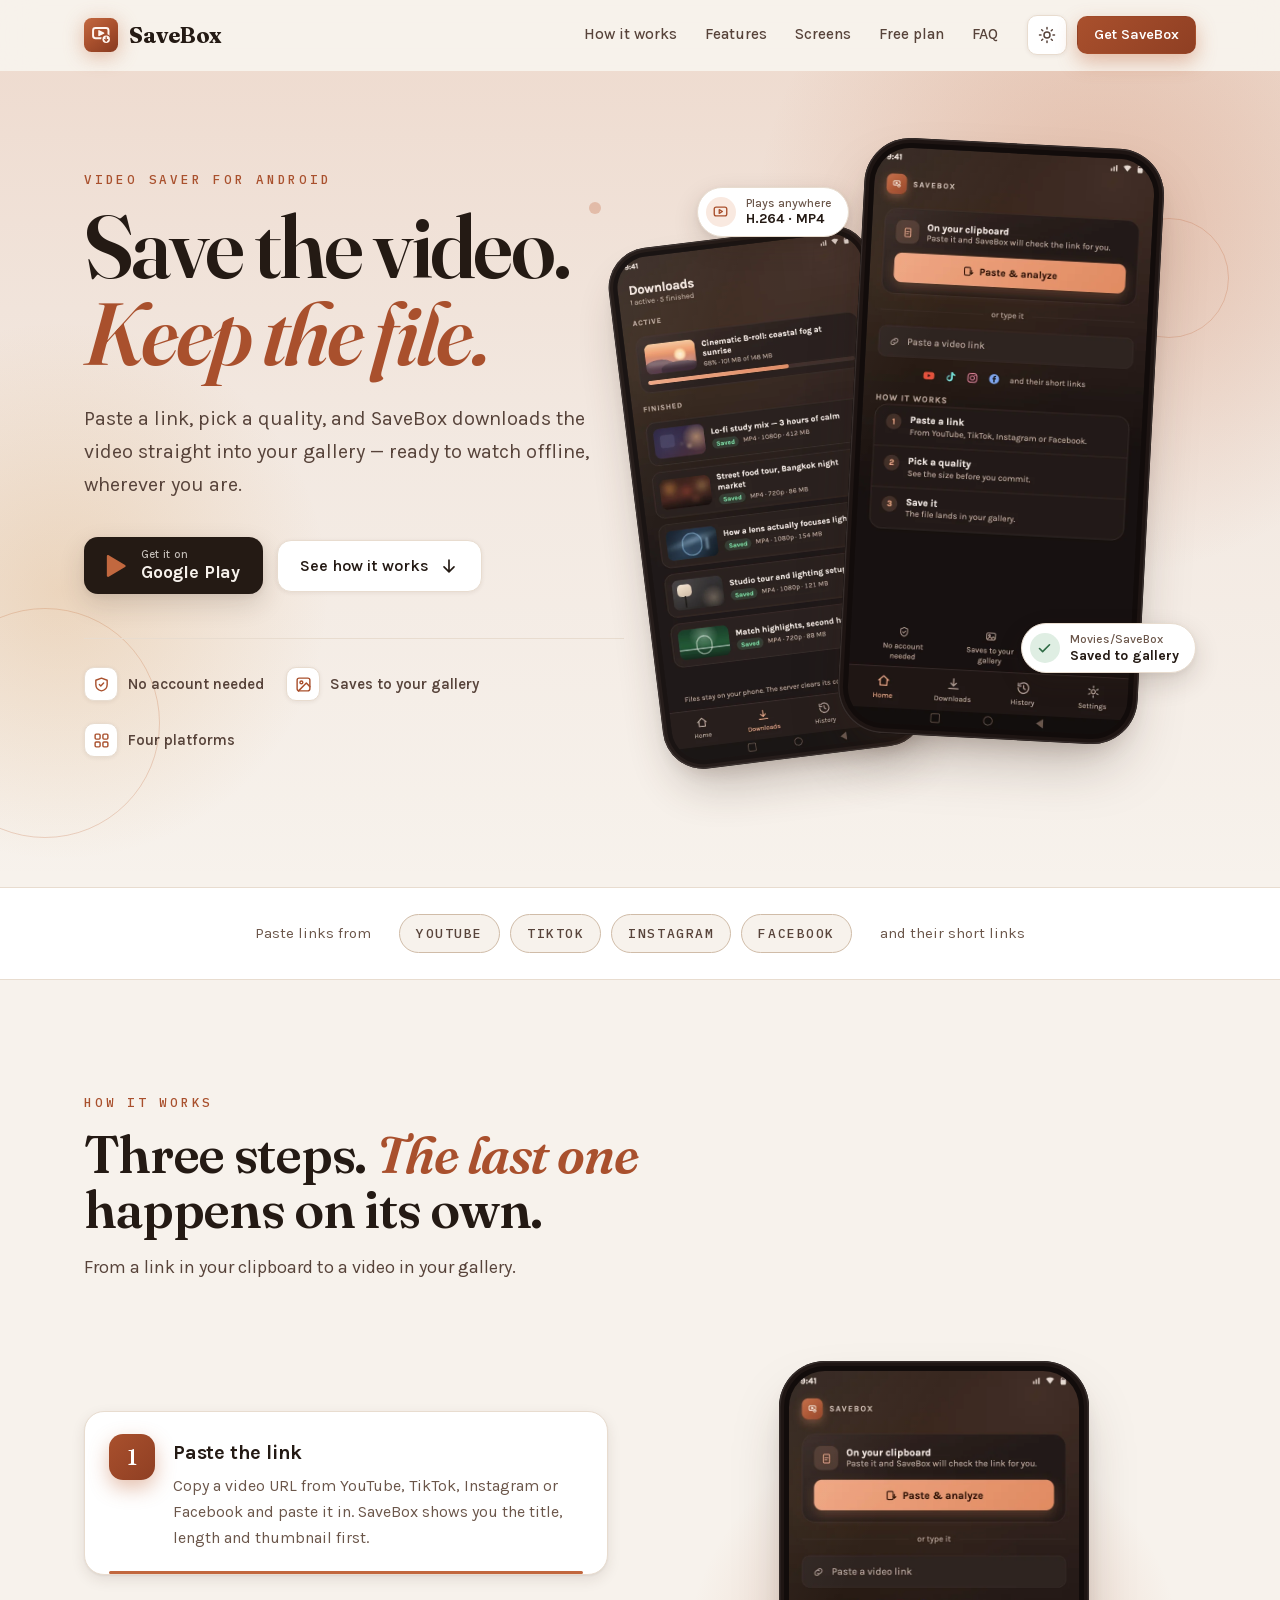
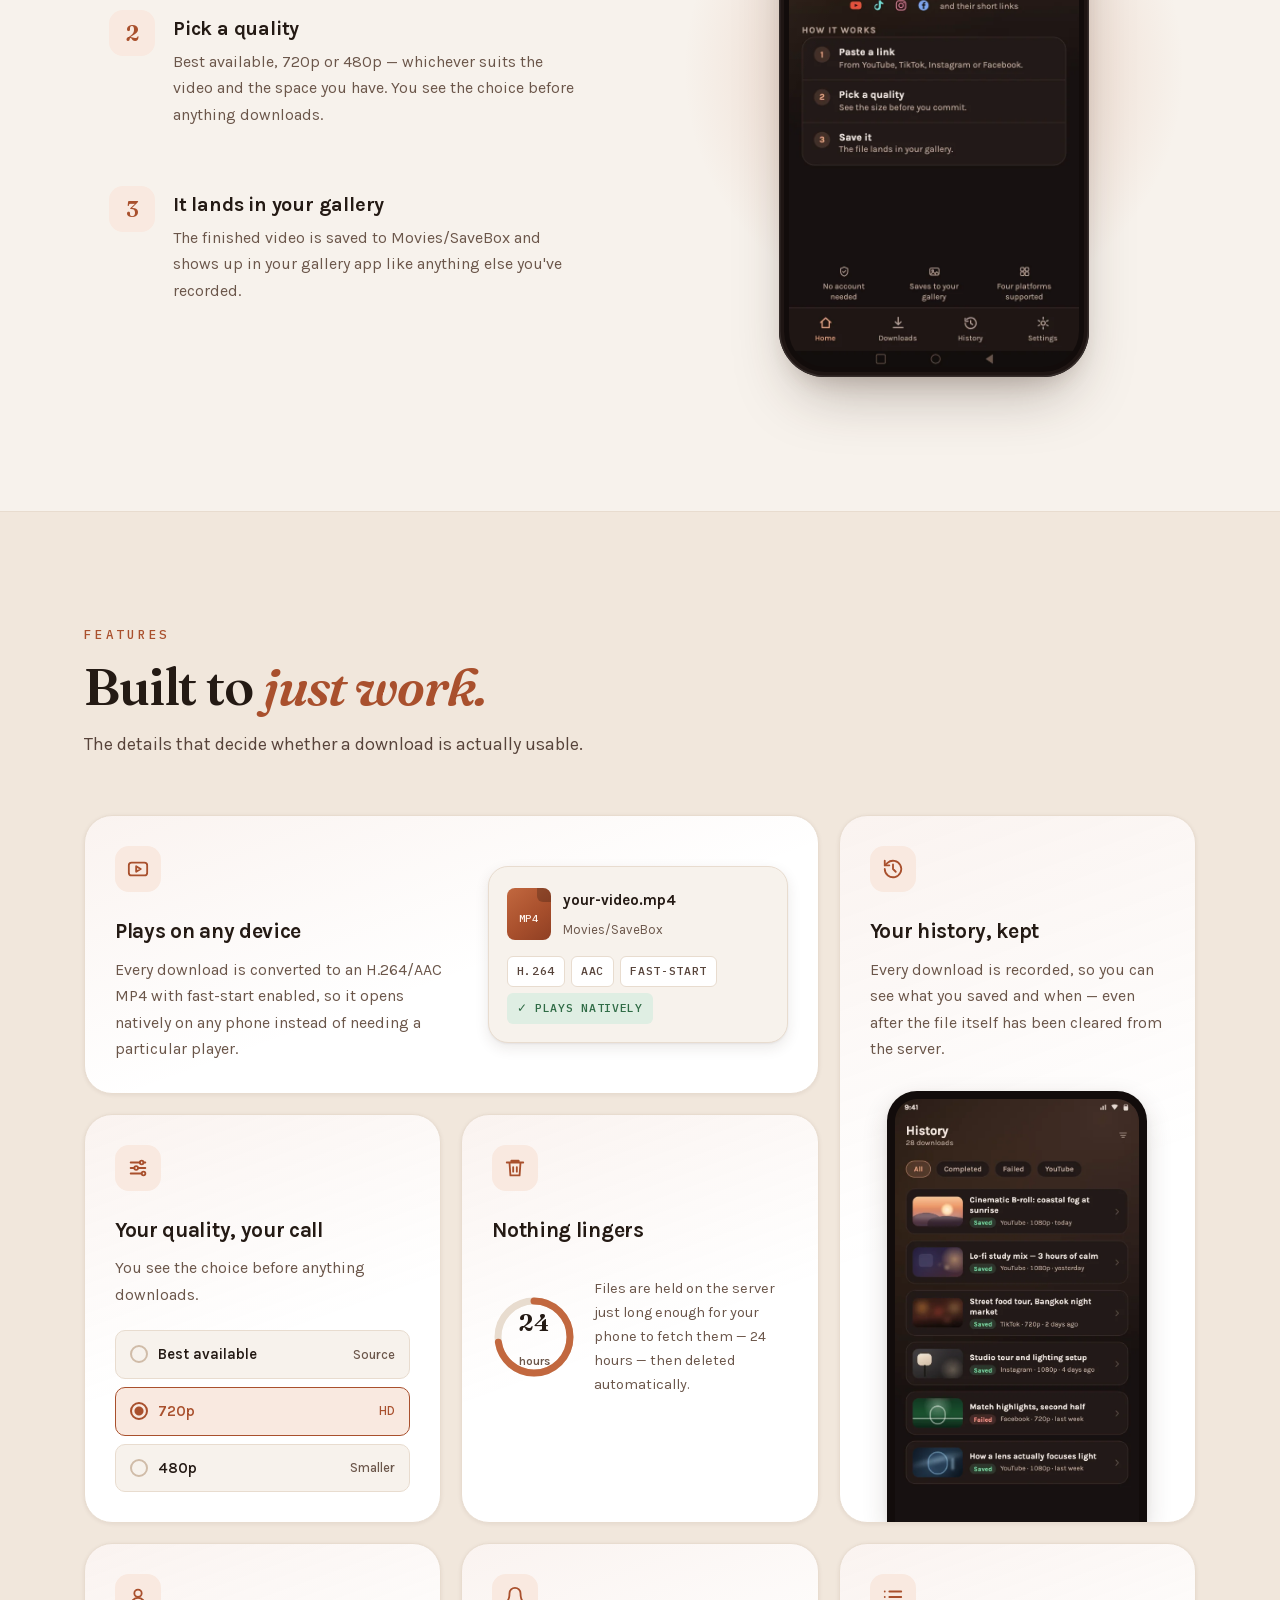
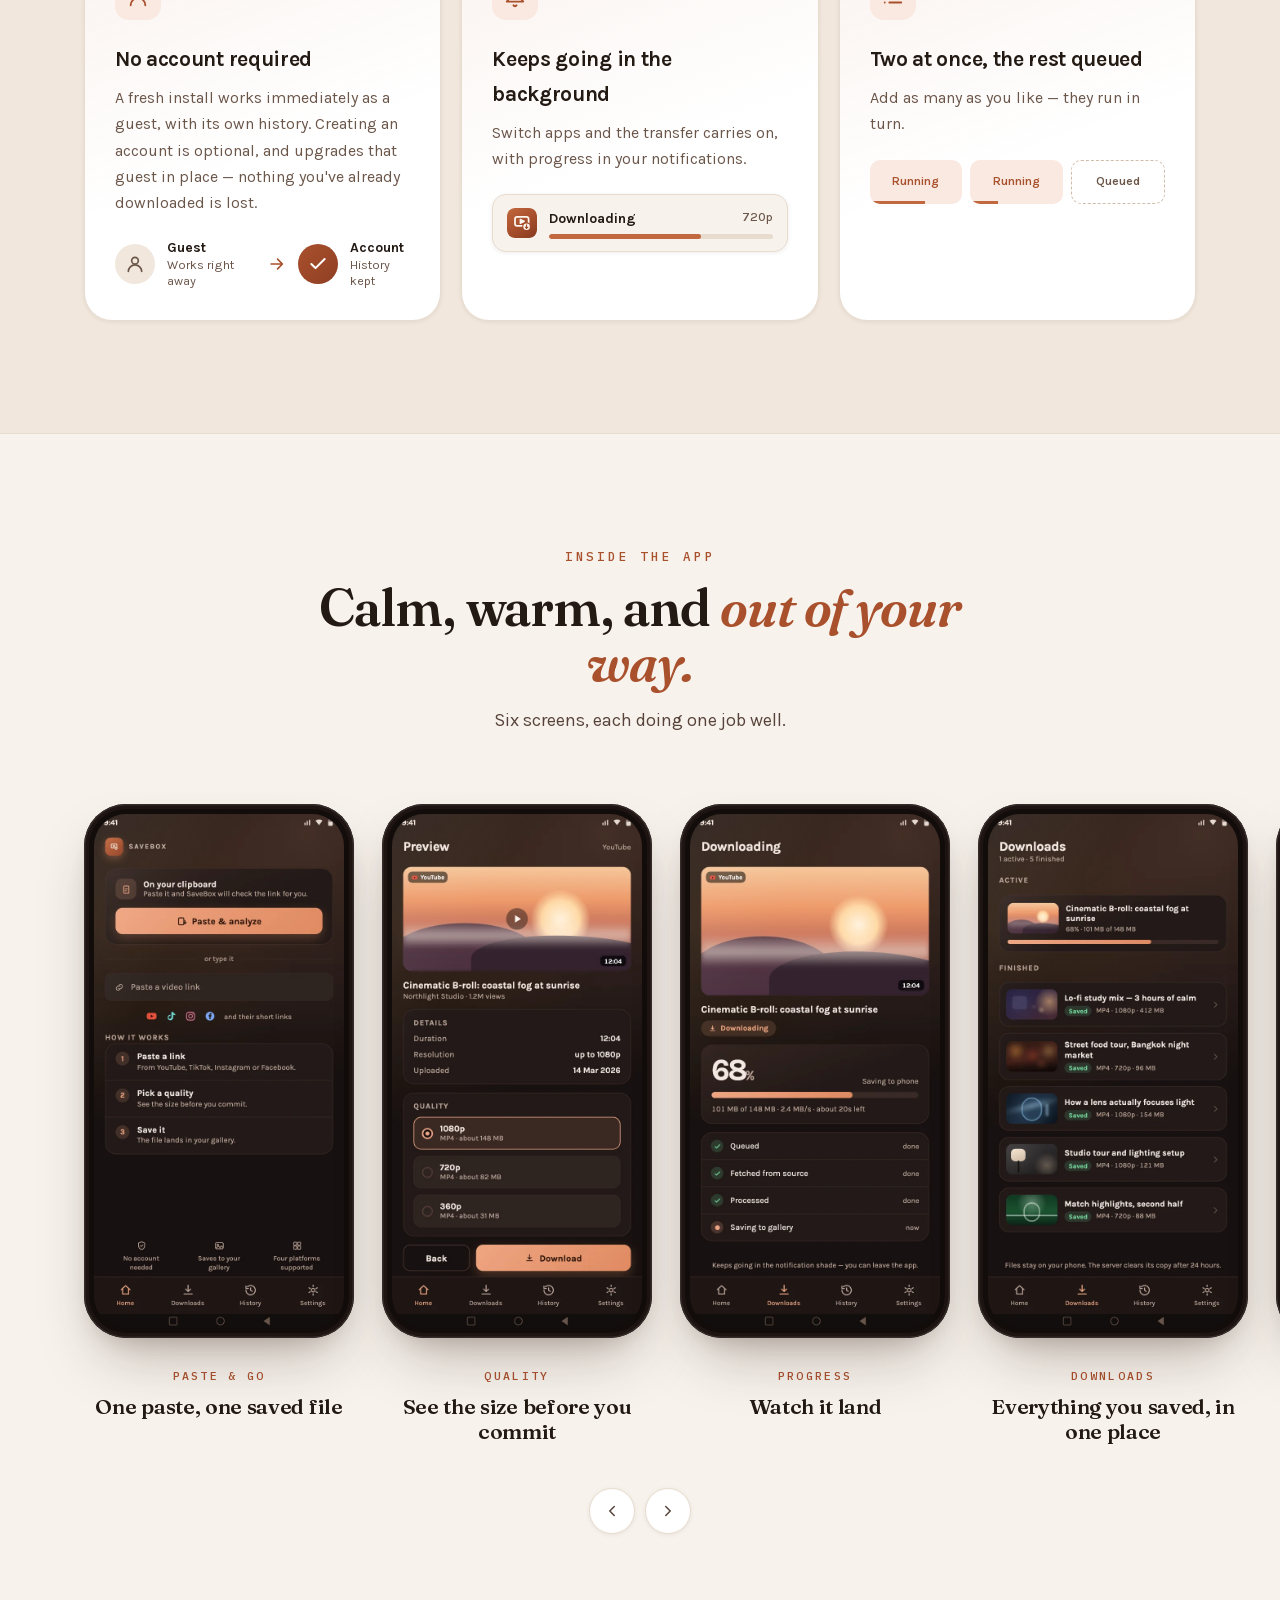
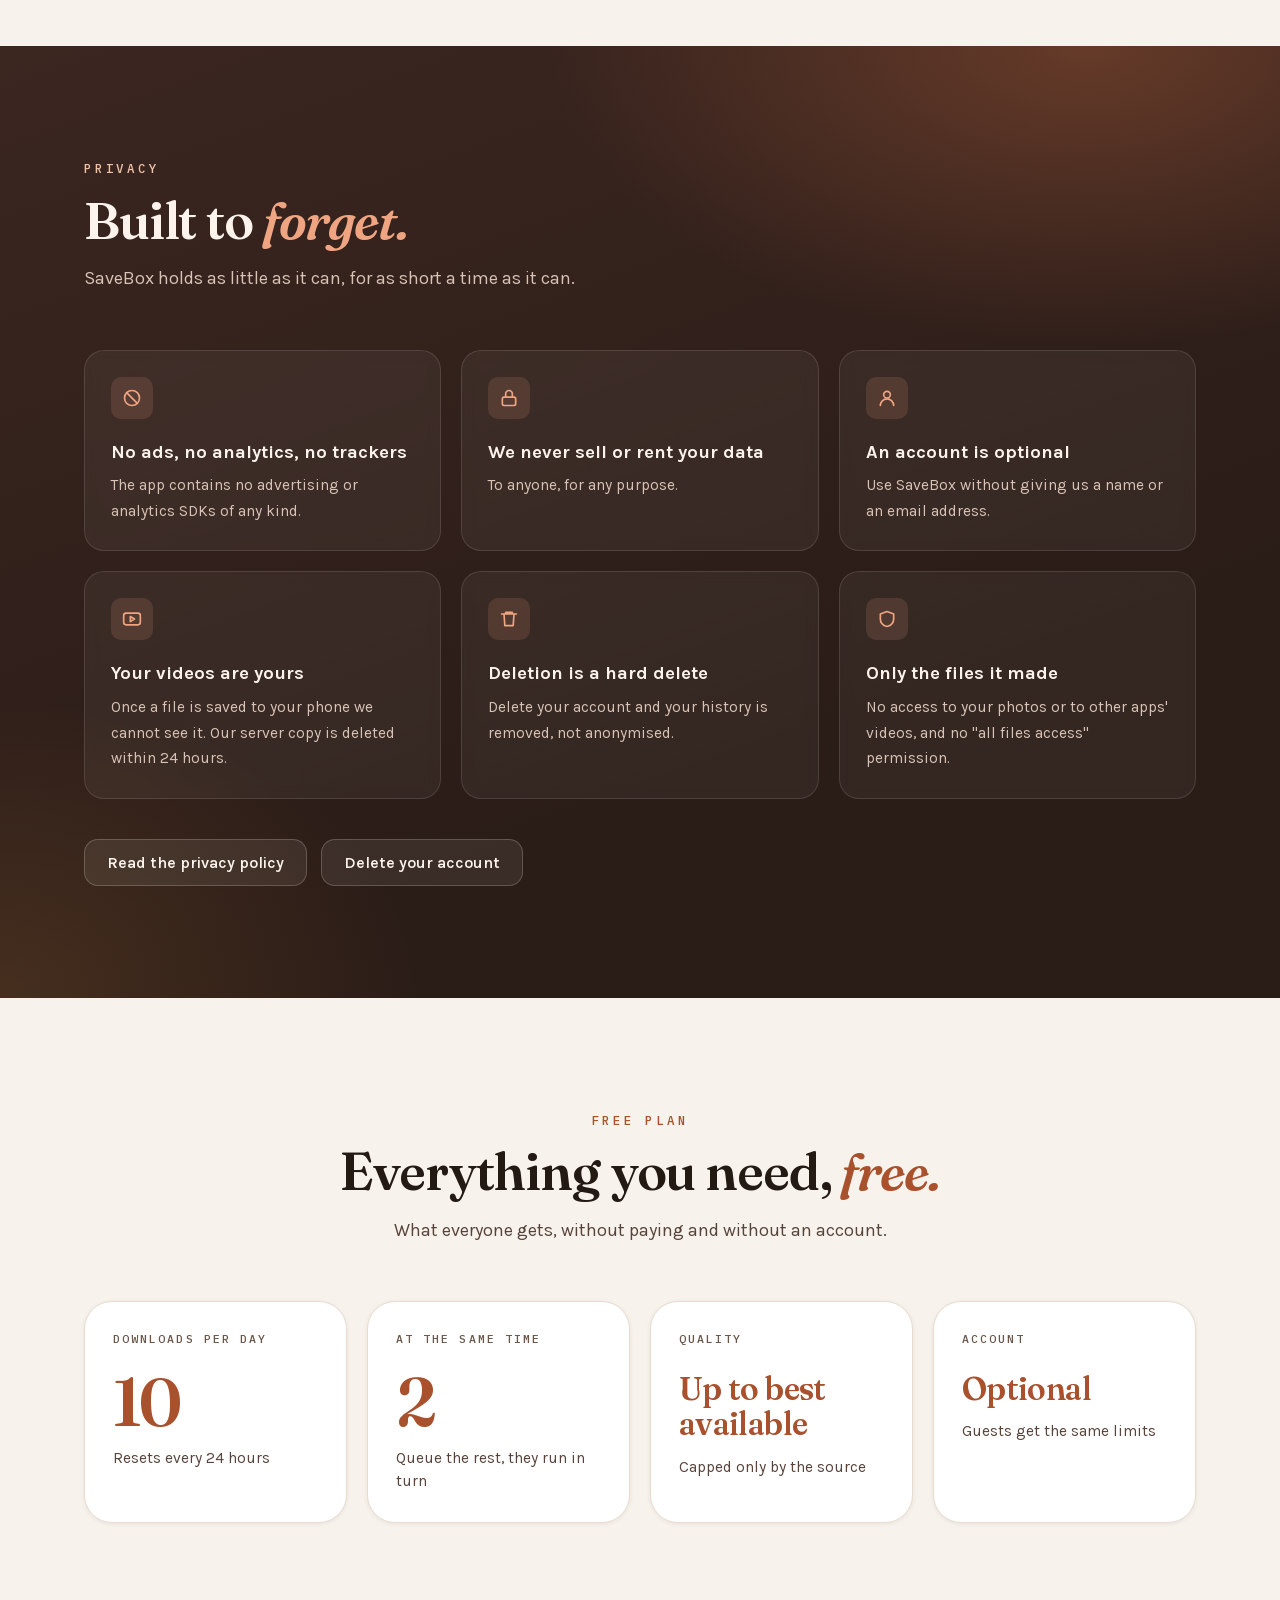
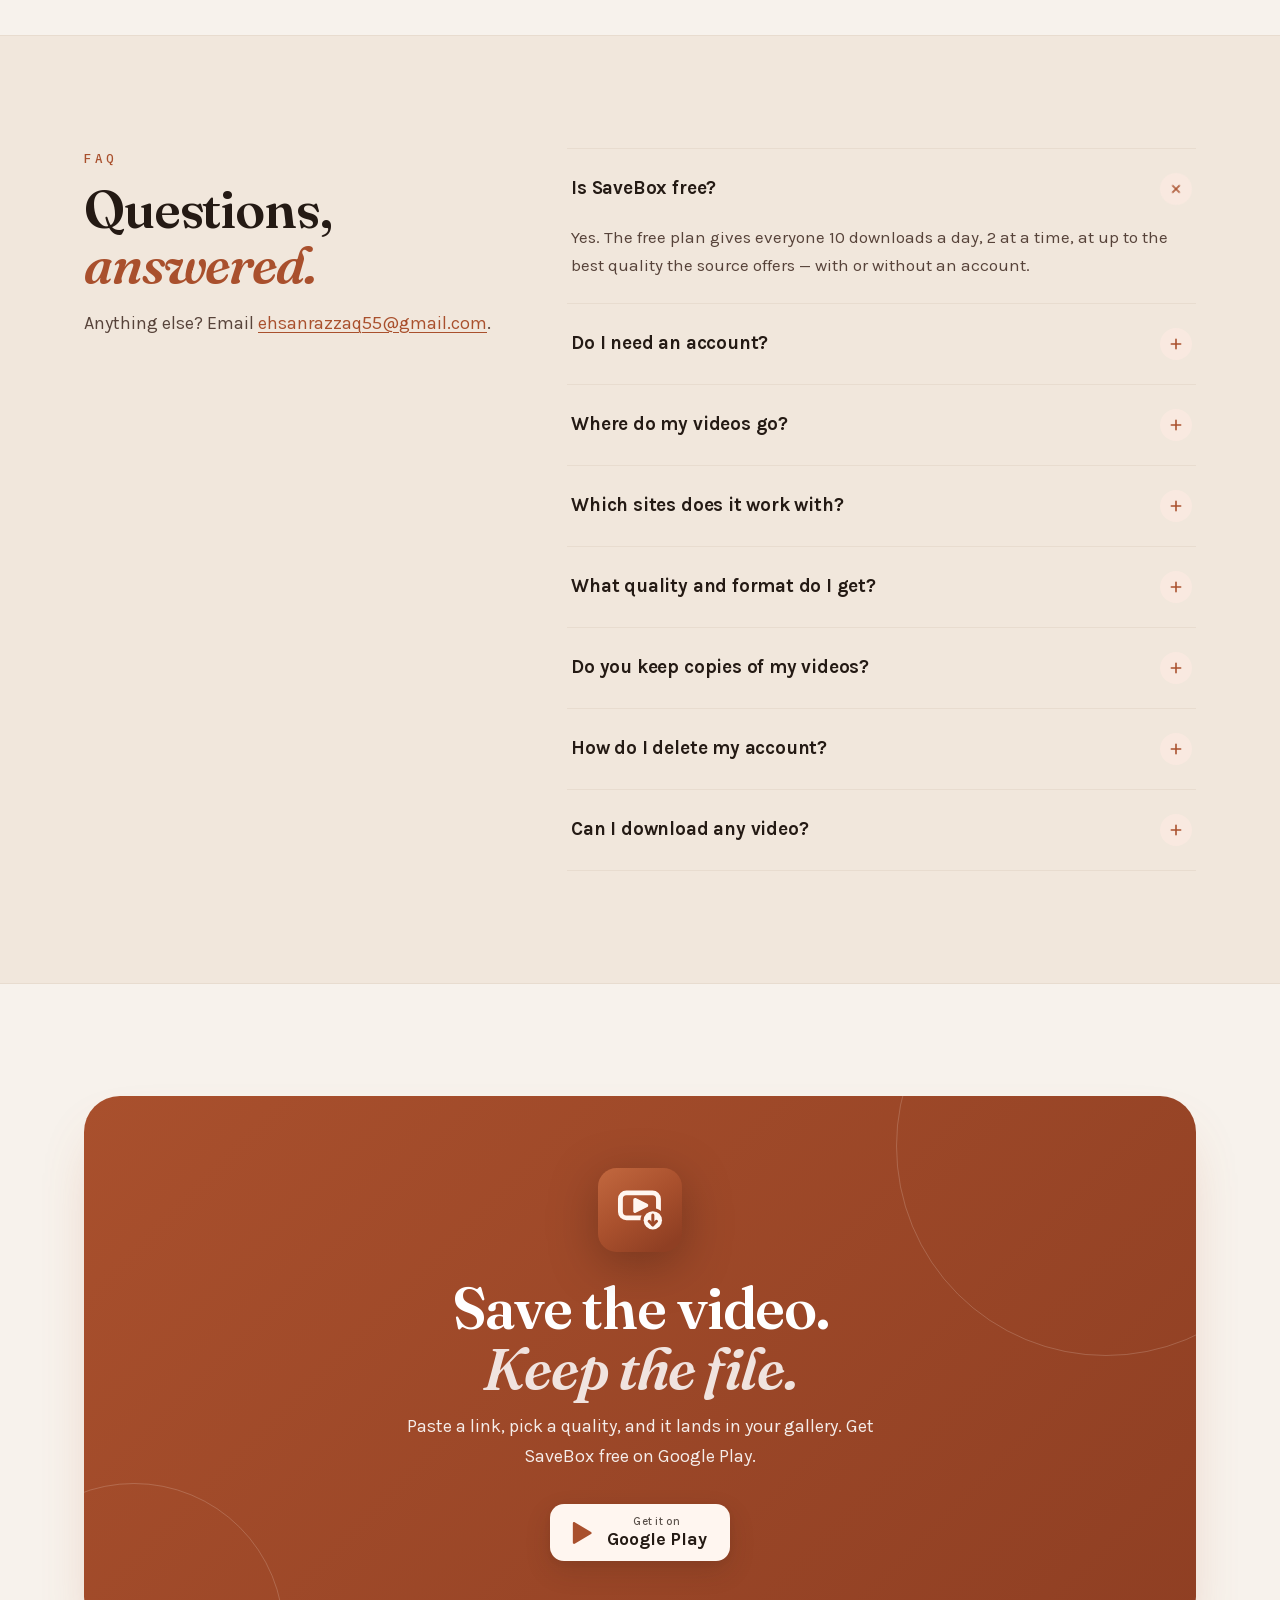
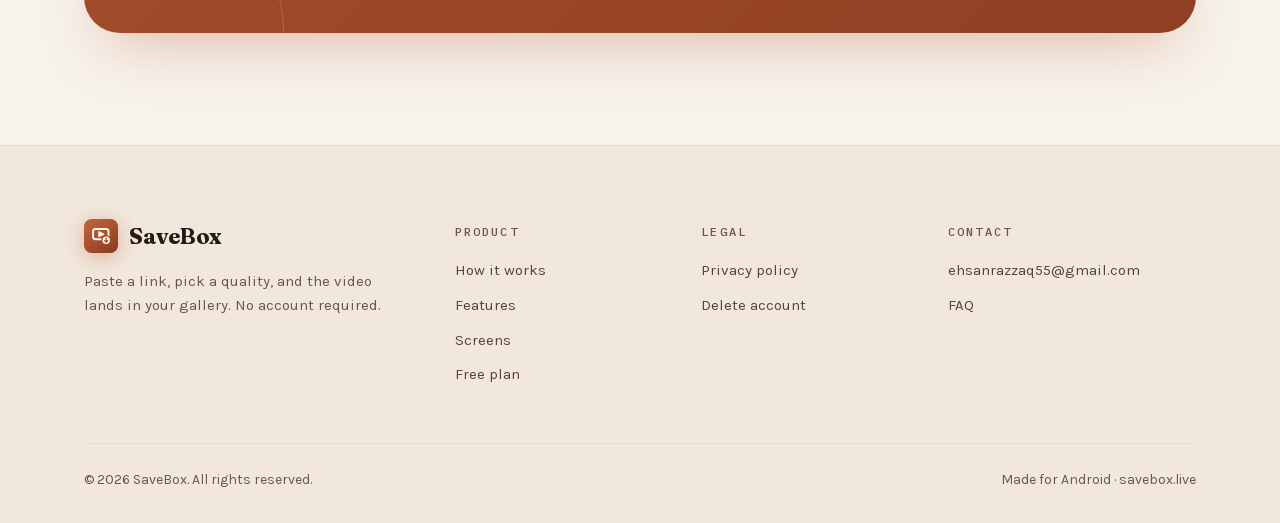
<file: index.html>
<!doctype html>
<html lang="en">
<head>
<meta charset="utf-8">
<meta name="viewport" content="width=device-width, initial-scale=1">
<title>SaveBox — Save the video. Keep the file.</title>
<meta name="description" content="Paste a video link, pick a quality, and SaveBox saves it straight to your phone's gallery. YouTube, TikTok, Instagram and Facebook. No account required.">
<link rel="canonical" href="https://savebox.live/">

<meta property="og:type" content="website">
<meta property="og:site_name" content="SaveBox">
<meta property="og:url" content="https://savebox.live/">
<meta property="og:title" content="SaveBox — Save the video. Keep the file.">
<meta property="og:description" content="Paste a link, pick a quality, and it lands in your gallery. No account required.">
<meta property="og:image" content="https://savebox.live/assets/og.png">
<meta property="og:image:width" content="1024">
<meta property="og:image:height" content="500">
<meta name="twitter:card" content="summary_large_image">
<meta name="twitter:image" content="https://savebox.live/assets/og.png">
<meta name="theme-color" content="#F7F2EC" media="(prefers-color-scheme: light)">
<meta name="theme-color" content="#181110" media="(prefers-color-scheme: dark)">

<link rel="icon" type="image/svg+xml" href="assets/mark.svg">
<link rel="icon" type="image/png" sizes="192x192" href="assets/icon-192.png">
<link rel="apple-touch-icon" href="assets/icon-192.png">

<link rel="preload" href="assets/fonts/fraunces.woff2" as="font" type="font/woff2" crossorigin>
<link rel="preload" href="assets/fonts/karla.woff2" as="font" type="font/woff2" crossorigin>
<link rel="stylesheet" href="assets/site.css">
<script src="assets/site.js"></script>

<script type="application/ld+json">
{
  "@context": "https://schema.org",
  "@type": "MobileApplication",
  "name": "SaveBox",
  "operatingSystem": "Android",
  "applicationCategory": "MultimediaApplication",
  "url": "https://savebox.live/",
  "image": "https://savebox.live/assets/icon-512.png",
  "description": "Paste a video link, pick a quality, and SaveBox saves it straight to your phone's gallery.",
  "offers": { "@type": "Offer", "price": "0", "priceCurrency": "USD" }
}
</script>

<style>
  /* ---------- phone frame around the real app screens ---------- */
  .device {
    position: relative; width: 300px; max-width: 100%;
    padding: 10px; border-radius: 46px;
    background: #120C0B;
    box-shadow: inset 0 0 0 1.5px rgb(255 246 240 / .10), inset 0 0 0 5px #1E1513, var(--shadow-xl);
  }
  .device img {
    width: 100%; height: auto; aspect-ratio: 612 / 1258;
    border-radius: 36px; background: #181110;
  }
  .device::after {
    content: ""; position: absolute; inset: 10px; border-radius: 36px; pointer-events: none;
    background: linear-gradient(115deg, rgb(255 255 255 / .07) 0%, transparent 28%);
  }

  /* ---------- hero ---------- */
  .hero { position: relative; isolation: isolate; background: var(--grad-hero); overflow: hidden; }
  .hero::before, .hero::after {
    content: ""; position: absolute; z-index: -1; border-radius: 50%; pointer-events: none;
  }
  .hero::before { width: 720px; height: 720px; right: -180px; top: -200px; background: radial-gradient(circle, var(--bloom) 0%, transparent 68%); }
  .hero::after  { width: 560px; height: 560px; left: -220px; top: 240px; background: radial-gradient(circle, var(--bloom-alt) 0%, transparent 68%); }
  .rings { position: absolute; inset: 0; z-index: -1; pointer-events: none; }
  .rings span { position: absolute; border: 1.5px solid color-mix(in srgb, var(--primary-bright) 26%, transparent); border-radius: 50%; }
  .rings span:nth-child(1) { width: 120px; height: 120px; right: 4%; top: 18%; }
  .rings span:nth-child(2) { width: 230px; height: 230px; left: -70px; bottom: 6%; }
  .rings span:nth-child(3) { width: 12px; height: 12px; left: 46%; top: 16%; background: color-mix(in srgb, var(--primary-bright) 30%, transparent); border: 0; }

  .hero-grid {
    display: grid; grid-template-columns: 1.05fr .95fr; gap: 40px; align-items: center;
    padding-top: 72px; padding-bottom: 104px;
  }
  .hero h1 { font-size: clamp(46px, 7.4vw, 88px); line-height: .98; margin: 0 0 26px; letter-spacing: -.03em; }
  .hero h1 em { display: inline-block; }
  .hero .lede { max-width: 520px; margin: 0 0 36px; }
  .hero-cta { display: flex; gap: 14px; flex-wrap: wrap; align-items: center; }
  .hero-cta .btn-ghost { padding: 15px 22px; }

  .badges { display: flex; gap: 22px; flex-wrap: wrap; margin-top: 44px; padding-top: 28px; border-top: 1px solid var(--border); max-width: 540px; }
  .badge { display: flex; align-items: center; gap: 10px; font-size: 15px; font-weight: 600; color: var(--fg-2); }
  .badge i {
    width: 34px; height: 34px; border-radius: var(--r-sm); display: grid; place-items: center; font-style: normal;
    background: var(--surface); border: 1px solid var(--border); color: var(--primary); box-shadow: var(--shadow-sm);
  }
  .badge svg { width: 17px; height: 17px; }

  .hero-art { position: relative; height: 640px; }
  .hero-art .device { position: absolute; }
  .hero-art .front { left: 50%; top: 0; transform: translateX(-30%) rotate(3deg); z-index: 2; }
  .hero-art .back  { left: 50%; top: 56px; transform: translateX(-108%) rotate(-7deg) scale(.88); opacity: .96; z-index: 1; }
  .chip-float {
    position: absolute; z-index: 3; display: flex; align-items: center; gap: 10px;
    background: var(--surface); border: 1px solid var(--border);
    border-radius: 999px; padding: 8px 16px 8px 8px; white-space: nowrap;
    font-size: 14px; font-weight: 600; box-shadow: var(--shadow-lg);
    animation: bob 6s ease-in-out infinite;
  }
  .chip-float i { width: 30px; height: 30px; border-radius: 50%; display: grid; place-items: center; font-style: normal; }
  .chip-float svg { width: 15px; height: 15px; }
  .chip-float small { display: block; font-size: 12px; font-weight: 500; color: var(--fg-muted); line-height: 1.2; }
  .chip-float b { display: block; line-height: 1.25; }
  .chip-float.saved { right: 0; bottom: 110px; }
  .chip-float.saved i { background: var(--success-soft); color: var(--success); }
  .chip-float.mp4 { left: 2%; top: 44px; animation-delay: -3s; }
  .chip-float.mp4 i { background: var(--primary-soft); color: var(--primary); }
  @keyframes bob { 0%, 100% { transform: translateY(0); } 50% { transform: translateY(-8px); } }

  @media (max-width: 960px) {
    .hero-grid { grid-template-columns: 1fr; text-align: center; padding-top: 48px; padding-bottom: 72px; gap: 56px; }
    .hero .lede { margin-inline: auto; }
    .hero-cta, .badges { justify-content: center; margin-inline: auto; }
    .hero-art { height: 560px; max-width: 520px; width: 100%; margin: 0 auto; }
    .hero-art .front { transform: translateX(-22%) rotate(3deg); }
    .hero-art .back  { transform: translateX(-100%) rotate(-7deg) scale(.86); }
  }
  @media (max-width: 520px) {
    .hero-art { height: 520px; }
    .hero-art .device { width: 250px; }
    .hero-art .front { transform: translateX(-34%) rotate(3deg); }
    .hero-art .back  { transform: translateX(-76%) rotate(-7deg) scale(.82); }
    .chip-float.mp4 { left: 0; top: 10px; }
    .chip-float.saved { right: 0; bottom: 70px; }
  }

  /* ---------- platform strip ---------- */
  .strip { border-block: 1px solid var(--border); background: var(--surface); }
  .strip .wrap { display: flex; align-items: center; justify-content: center; gap: 14px 28px; flex-wrap: wrap; padding-block: 26px; }
  .strip p { margin: 0; font-size: 15px; color: var(--fg-muted); }
  .plat { display: flex; gap: 10px; flex-wrap: wrap; justify-content: center; }
  .plat span {
    font-family: var(--font-mono); font-weight: 500; font-size: 13px; letter-spacing: .12em;
    padding: 8px 16px; border-radius: 999px; color: var(--fg-2);
    border: 1px solid var(--border-strong); background: var(--bg);
  }

  /* ---------- how it works: tabbed showcase ---------- */
  .show { display: grid; grid-template-columns: 1fr 1fr; gap: 64px; align-items: center; }
  @media (max-width: 900px) { .show { grid-template-columns: 1fr; gap: 48px; } }
  .steps { list-style: none; margin: 0; padding: 0; display: grid; gap: 12px; counter-reset: step; }
  .step {
    width: 100%; text-align: left; cursor: pointer; display: grid; grid-template-columns: auto 1fr; gap: 18px;
    padding: 22px 24px; border-radius: var(--r-lg);
    background: transparent; border: 1px solid transparent;
    transition: background .25s, border-color .25s, box-shadow .25s;
    position: relative; overflow: hidden;
  }
  .step:hover { background: color-mix(in srgb, var(--surface) 60%, transparent); }
  .step[aria-selected="true"] { background: var(--surface); border-color: var(--border); box-shadow: var(--shadow-md); }
  .step .n {
    width: 46px; height: 46px; border-radius: var(--r-md); display: grid; place-items: center;
    font-family: var(--font-display); font-size: 22px; font-weight: 600;
    background: var(--primary-soft); color: var(--primary); transition: background .25s, color .25s, box-shadow .25s;
  }
  .step[aria-selected="true"] .n { background: var(--grad-brand); color: var(--on-primary); box-shadow: var(--shadow-glow); }
  .step .t { display: block; margin: 2px 0 4px; font-size: 20px; font-weight: 700; letter-spacing: -.01em; }
  .step .d { display: block; margin: 0; color: var(--fg-muted); font-size: 16px; }
  .step .bar-t { position: absolute; left: 24px; right: 24px; bottom: 0; height: 3px; border-radius: 3px; background: transparent; overflow: hidden; }
  .step[aria-selected="true"] .bar-t { background: var(--track); }
  .step[aria-selected="true"] .bar-t::after {
    content: ""; display: block; height: 100%; width: 0; background: var(--primary-bright);
    animation: progress var(--step-ms, 6000ms) linear forwards;
  }
  .paused .step .bar-t::after { animation: none; width: 0; }
  @keyframes progress { to { width: 100%; } }

  .show-stage { position: relative; display: grid; place-items: center; min-height: 660px; }
  .show-stage::before {
    content: ""; position: absolute; width: 520px; height: 520px; border-radius: 50%;
    background: radial-gradient(circle, var(--bloom) 0%, transparent 68%);
  }
  .show-stage .device { width: 310px; }
  .show-stage .device img { position: absolute; inset: 10px; width: calc(100% - 20px); opacity: 0; transition: opacity .5s ease; }
  .show-stage .device img:first-child { position: relative; inset: auto; width: 100%; }
  .show-stage .device img.on { opacity: 1; }
  @media (max-width: 520px) { .show-stage { min-height: 560px; } .show-stage .device { width: 260px; } }

  /* ---------- features bento ---------- */
  .bento { display: grid; grid-template-columns: repeat(6, 1fr); gap: 20px; }
  .tile {
    position: relative; overflow: hidden;
    background: var(--surface); border: 1px solid var(--border); border-radius: var(--r-xl);
    padding: 30px; box-shadow: var(--shadow-sm); background-image: var(--grad-card);
    display: flex; flex-direction: column;
  }
  .tile h3 { font-size: 21px; font-weight: 700; letter-spacing: -.015em; margin: 0 0 8px; }
  .tile p { margin: 0; color: var(--fg-muted); font-size: 16px; }
  .tile .ic {
    width: 46px; height: 46px; border-radius: var(--r-md); display: grid; place-items: center; margin-bottom: 22px;
    background: var(--primary-soft); color: var(--primary);
  }
  .tile .ic svg { width: 22px; height: 22px; }
  .t-a { grid-column: span 4; }
  .t-b { grid-column: span 2; grid-row: span 2; }
  .t-c, .t-d { grid-column: span 2; }
  .t-e, .t-f, .t-g { grid-column: span 2; }
  @media (max-width: 960px) {
    .bento { grid-template-columns: repeat(2, 1fr); }
    .t-a { grid-column: span 2; }
    .t-b { grid-column: span 1; grid-row: span 2; }
    .t-c, .t-d, .t-e, .t-f, .t-g { grid-column: span 1; }
  }
  @media (max-width: 640px) {
    .bento { grid-template-columns: 1fr; }
    .t-a, .t-b, .t-c, .t-d, .t-e, .t-f, .t-g { grid-column: auto; grid-row: auto; }
  }

  /* big tile: the file that comes out */
  .t-a { flex-direction: row; gap: 32px; align-items: center; }
  .t-a .copy { flex: 1 1 0; min-width: 0; }
  .file {
    flex: 0 0 300px; border-radius: var(--r-lg); padding: 18px;
    background: var(--bg); border: 1px solid var(--border); box-shadow: var(--shadow-md);
  }
  .file-head { display: flex; align-items: center; gap: 12px; }
  .file-ico {
    width: 44px; height: 52px; border-radius: 8px; flex: none; position: relative;
    background: var(--grad-mark); display: grid; place-items: center; color: #FFF6F0;
    font-family: var(--font-mono); font-size: 10px; font-weight: 500; letter-spacing: .06em; padding-top: 12px;
  }
  .file-ico::before { content: ""; position: absolute; right: 0; top: 0; width: 14px; height: 14px; background: color-mix(in srgb, #000 22%, transparent); border-bottom-left-radius: 6px; border-top-right-radius: 8px; }
  .file-name { font-weight: 700; font-size: 15px; line-height: 1.3; }
  .file-sub { font-size: 13px; color: var(--fg-muted); }
  .specs { display: flex; flex-wrap: wrap; gap: 6px; margin-top: 14px; }
  .specs span {
    font-family: var(--font-mono); font-size: 11.5px; font-weight: 500; letter-spacing: .06em;
    padding: 5px 9px; border-radius: var(--r-xs); background: var(--surface); border: 1px solid var(--border); color: var(--fg-2);
  }
  .specs span.ok { background: var(--success-soft); border-color: transparent; color: var(--success); }
  @media (max-width: 760px) { .t-a { flex-direction: column; align-items: stretch; } .file { flex-basis: auto; } }

  /* tall tile: history screen */
  .t-b { padding-bottom: 0; }
  .t-b .shot {
    margin: 28px auto 0; width: 100%; max-width: 260px; flex: 1 1 auto; min-height: 300px;
    border-radius: 30px 30px 0 0; overflow: hidden; position: relative;
    border: 8px solid #120C0B; border-bottom: 0; box-shadow: var(--shadow-lg);
    background: #181110 url(assets/screens/05-history.webp) top center / 100% auto no-repeat;
  }

  /* quality picker */
  .quals { display: grid; gap: 8px; margin-top: 22px; }
  .qual {
    display: flex; justify-content: space-between; align-items: center;
    padding: 11px 14px; border-radius: var(--r-sm); font-weight: 600; font-size: 15px;
    background: var(--bg); border: 1px solid var(--border);
  }
  .qual small { font-weight: 500; color: var(--fg-muted); font-size: 13px; }
  .qual.on { background: var(--primary-soft); border-color: var(--primary); color: var(--primary); }
  .qual.on small { color: var(--primary); }
  .qual .radio { width: 18px; height: 18px; border-radius: 50%; border: 2px solid var(--border-strong); flex: none; margin-right: 10px; }
  .qual.on .radio { border-color: var(--primary); background: radial-gradient(circle, var(--primary) 0 4px, transparent 5px); }
  .qual > span { display: flex; align-items: center; }

  /* 24h dial */
  .dial-row { display: flex; align-items: center; gap: 18px; margin-top: 22px; }
  .dial { width: 84px; height: 84px; flex: none; position: relative; }
  .dial svg { width: 84px; height: 84px; transform: rotate(-90deg); }
  .dial b { position: absolute; inset: 0; display: grid; place-items: center; font-family: var(--font-display); font-size: 24px; font-weight: 600; }
  .dial b small { font-size: 12px; font-family: var(--font-body); font-weight: 600; color: var(--fg-muted); margin-top: -6px; }
  .dial-row p { font-size: 14.5px; }

  /* notification */
  .notif {
    margin-top: 22px; border-radius: var(--r-md); padding: 12px 14px;
    background: var(--bg); border: 1px solid var(--border); box-shadow: var(--shadow-sm);
    display: grid; grid-template-columns: auto 1fr; gap: 4px 12px; align-items: center;
  }
  .notif img { width: 30px; height: 30px; grid-row: span 2; border-radius: 8px; }
  .notif b { font-size: 14px; display: flex; justify-content: space-between; }
  .notif b span { color: var(--fg-muted); font-weight: 500; font-size: 12.5px; }
  .notif .track { height: 5px; border-radius: 99px; background: var(--track); overflow: hidden; }
  .notif .track i { display: block; height: 100%; width: 68%; background: var(--primary-bright); border-radius: inherit; }

  .guest { display: flex; align-items: center; gap: 12px; margin-top: 22px; }
  .avatar { width: 40px; height: 40px; border-radius: 50%; display: grid; place-items: center; background: var(--surface-alt); color: var(--fg-muted); flex: none; }
  .avatar svg { width: 20px; height: 20px; }
  .arrow { color: var(--primary); }
  .arrow svg { width: 22px; height: 22px; }
  .avatar.acct { background: var(--grad-brand); color: var(--on-primary); }
  .guest small { display: block; color: var(--fg-muted); font-size: 12.5px; line-height: 1.3; }
  .guest b { font-size: 14px; display: block; line-height: 1.3; }

  .slots { display: flex; gap: 8px; margin-top: 22px; }
  .slot { flex: 1; height: 44px; border-radius: var(--r-sm); border: 1px dashed var(--border-strong); display: grid; place-items: center; font-size: 12.5px; color: var(--fg-muted); font-weight: 600; }
  .slot.run { border: 0; background: var(--primary-soft); color: var(--primary); position: relative; overflow: hidden; }
  .slot.run::after { content: ""; position: absolute; left: 0; bottom: 0; height: 3px; width: 60%; background: var(--primary-bright); }
  .slot.run:nth-child(2)::after { width: 30%; }

  /* ---------- screens gallery ---------- */
  .gallery-wrap { position: relative; }
  .gallery {
    display: flex; gap: 28px; overflow-x: auto; scroll-snap-type: x mandatory;
    padding: 12px max(24px, calc((100vw - var(--maxw)) / 2 + 24px)) 40px;
    scrollbar-width: none;
  }
  .gallery::-webkit-scrollbar { display: none; }
  .shot-card { flex: 0 0 auto; width: 270px; scroll-snap-align: center; margin: 0; }
  .shot-card .device { width: 100%; border-radius: 42px; }
  .shot-card .device img { border-radius: 32px; }
  .shot-card .device::after { border-radius: 32px; }
  .shot-card figcaption { margin-top: 22px; text-align: center; padding: 0 6px; }
  .shot-card figcaption span { font-family: var(--font-mono); font-size: 11.5px; letter-spacing: .2em; text-transform: uppercase; color: var(--primary); }
  .shot-card figcaption b { display: block; font-family: var(--font-display); font-weight: 600; font-size: 21px; line-height: 1.2; letter-spacing: -.015em; margin-top: 6px; }
  .gal-nav { display: flex; gap: 10px; justify-content: center; margin-top: 4px; }
  .gal-nav .icon-btn { width: 46px; height: 46px; border-radius: 50%; }

  /* ---------- privacy band ---------- */
  .ember {
    background:
      radial-gradient(900px 500px at 85% 0%, rgba(194,104,63,.35), transparent 60%),
      radial-gradient(700px 500px at 0% 100%, rgba(208,140,63,.16), transparent 60%),
      linear-gradient(160deg, var(--ember-2) 0%, var(--ember) 70%);
    color: var(--ember-fg);
  }
  .ember .section-head p.kicker { color: var(--ember-accent); }
  .ember h2 em { color: #EFA582; }
  .ember .section-head p { color: var(--ember-muted); }
  .promises { display: grid; grid-template-columns: repeat(3, 1fr); gap: 20px; }
  @media (max-width: 900px) { .promises { grid-template-columns: 1fr 1fr; } }
  @media (max-width: 600px) { .promises { grid-template-columns: 1fr; } }
  .promise {
    border-radius: var(--r-lg); padding: 26px;
    background: rgb(255 246 240 / .05); border: 1px solid rgb(255 246 240 / .12);
    backdrop-filter: blur(6px);
  }
  .promise .ic { width: 42px; height: 42px; border-radius: var(--r-sm); display: grid; place-items: center; background: rgba(239,165,130,.14); color: #EFA582; margin-bottom: 18px; }
  .promise .ic svg { width: 20px; height: 20px; }
  .promise h3 { margin: 0 0 6px; font-size: 18.5px; font-weight: 700; }
  .promise p { margin: 0; color: var(--ember-muted); font-size: 15.5px; }
  .ember-foot { margin-top: 40px; display: flex; gap: 14px; flex-wrap: wrap; }
  .btn-ember { background: rgb(255 246 240 / .08); color: var(--ember-fg); border-color: rgb(255 246 240 / .2); }
  .btn-ember:hover { border-color: rgb(255 246 240 / .45); }

  /* ---------- free plan ---------- */
  .plan { display: grid; grid-template-columns: repeat(4, 1fr); gap: 20px; }
  @media (max-width: 900px) { .plan { grid-template-columns: repeat(2, 1fr); } }
  @media (max-width: 460px) { .plan { grid-template-columns: 1fr; } }
  .stat { background: var(--surface); border: 1px solid var(--border); border-radius: var(--r-xl); padding: 28px; box-shadow: var(--shadow-sm); }
  .stat .k { font-family: var(--font-mono); font-size: 11.5px; font-weight: 500; letter-spacing: .18em; text-transform: uppercase; color: var(--fg-muted); }
  .stat .v { font-family: var(--font-display); font-size: 68px; font-weight: 600; letter-spacing: -.04em; line-height: 1; margin: 18px 0 12px; color: var(--primary); font-variant-numeric: lining-nums; }
  .stat .v.word { font-size: 32px; line-height: 1.1; margin: 22px 0 14px; letter-spacing: -.02em; }
  .stat p { margin: 0; color: var(--fg-2); font-size: 15.5px; line-height: 1.5; }
  .plan-note { text-align: center; color: var(--fg-muted); font-size: 15px; margin: 32px 0 0; }

  /* ---------- FAQ ---------- */
  .faq-grid { display: grid; grid-template-columns: .8fr 1.2fr; gap: 64px; align-items: start; }
  @media (max-width: 900px) { .faq-grid { grid-template-columns: 1fr; gap: 24px; } }
  .faq-grid .section-head { position: sticky; top: 110px; margin: 0; }
  @media (max-width: 900px) { .faq-grid .section-head { position: static; } }
  .faq { border-top: 1px solid var(--border); }
  .faq details { border-bottom: 1px solid var(--border); }
  .faq summary {
    list-style: none; cursor: pointer; padding: 24px 4px; display: flex; justify-content: space-between; gap: 20px; align-items: center;
    font-size: 19px; font-weight: 700; letter-spacing: -.01em;
  }
  .faq summary::-webkit-details-marker { display: none; }
  .faq summary:hover { color: var(--primary); }
  .faq summary .pm { width: 32px; height: 32px; border-radius: 50%; flex: none; display: grid; place-items: center; background: var(--primary-soft); color: var(--primary); transition: transform .25s ease; }
  .faq summary .pm svg { width: 16px; height: 16px; }
  .faq details[open] summary .pm { transform: rotate(45deg); }
  .faq details p { margin: -6px 4px 24px; color: var(--fg-2); max-width: 640px; }

  /* ---------- closing CTA ---------- */
  .closer-card {
    position: relative; overflow: hidden; isolation: isolate;
    border-radius: 36px; padding: 72px 40px; text-align: center;
    background: var(--grad-brand); color: var(--on-primary); box-shadow: 0 30px 60px -24px var(--glow);
  }
  .closer-card::before, .closer-card::after { content: ""; position: absolute; z-index: -1; border-radius: 50%; border: 1.5px solid rgb(255 246 240 / .18); }
  .closer-card::before { width: 420px; height: 420px; right: -120px; top: -160px; }
  .closer-card::after  { width: 300px; height: 300px; left: -100px; bottom: -150px; }
  .closer-card img { width: 84px; height: 84px; margin: 0 auto 26px; filter: drop-shadow(0 12px 24px rgb(0 0 0 / .25)); }
  .closer-card h2 { font-size: clamp(34px, 5vw, 58px); line-height: 1.04; margin: 0 0 14px; }
  .closer-card h2 em { color: inherit; opacity: .85; }
  .closer-card p { margin: 0 auto 32px; max-width: 520px; font-size: 18px; opacity: .9; }
  .closer-card .store { background: #FFF6F0; color: #241A14; }
  .closer-card .store svg { color: #A9502D; }
  :root[data-theme="dark"] .closer-card .store { background: #241A14; color: #FBF3EC; }
  :root[data-theme="dark"] .closer-card .store svg { color: #EFA582; }
  @media (prefers-color-scheme: dark) {
    :root:not([data-theme="light"]) .closer-card .store { background: #241A14; color: #FBF3EC; }
    :root:not([data-theme="light"]) .closer-card .store svg { color: #EFA582; }
  }
  @media (max-width: 520px) { .closer-card { padding: 56px 22px; border-radius: 28px; } }
</style>
</head>
<body>
<a class="skip" href="#main">Skip to content</a>

<header class="site-header">
  <div class="wrap bar">
    <a class="brand" href="/">
      <img class="mark" src="assets/mark.svg" alt="" width="34" height="34">
      SaveBox
    </a>
    <nav class="nav" aria-label="Primary">
      <a href="#how">How it works</a>
      <a href="#features">Features</a>
      <a href="#screens">Screens</a>
      <a href="#plan">Free plan</a>
      <a href="#faq">FAQ</a>
    </nav>
    <div class="bar-actions">
      <button class="icon-btn theme-btn" type="button" aria-label="Toggle colour theme">
        <svg class="sun" viewBox="0 0 24 24" fill="none" stroke="currentColor" stroke-width="2" stroke-linecap="round" aria-hidden="true"><circle cx="12" cy="12" r="4"/><path d="M12 2v2M12 20v2M4.9 4.9l1.4 1.4M17.7 17.7l1.4 1.4M2 12h2M20 12h2M4.9 19.1l1.4-1.4M17.7 6.3l1.4-1.4"/></svg>
        <svg class="moon" viewBox="0 0 24 24" fill="none" stroke="currentColor" stroke-width="2" stroke-linecap="round" stroke-linejoin="round" aria-hidden="true"><path d="M21 12.8A9 9 0 1 1 11.2 3a7 7 0 0 0 9.8 9.8z"/></svg>
      </button>
      <a class="btn btn-primary btn-sm bar-cta" href="#get">Get SaveBox</a>
      <button class="icon-btn menu-btn" type="button" aria-label="Menu" aria-expanded="false">
        <svg class="bars" viewBox="0 0 24 24" fill="none" stroke="currentColor" stroke-width="2" stroke-linecap="round" aria-hidden="true"><path d="M4 7h16M4 12h16M4 17h16"/></svg>
        <svg class="x" viewBox="0 0 24 24" fill="none" stroke="currentColor" stroke-width="2" stroke-linecap="round" aria-hidden="true"><path d="M6 6l12 12M18 6 6 18"/></svg>
      </button>
    </div>
  </div>
</header>

<main id="main">

  <!-- ============ HERO ============ -->
  <section class="hero">
    <div class="rings" aria-hidden="true"><span></span><span></span><span></span></div>
    <div class="wrap hero-grid">
      <div>
        <p class="kicker">Video saver for Android</p>
        <h1>Save the video.<br><em>Keep the file.</em></h1>
        <p class="lede">
          Paste a link, pick a quality, and SaveBox downloads the video straight into
          your gallery — ready to watch offline, wherever you are.
        </p>
        <div class="hero-cta">
          <a class="store" href="https://play.google.com/store/apps/details?id=live.savebox" target="_blank" rel="noopener" aria-label="Get SaveBox on Google Play">
            <svg viewBox="0 0 24 24" fill="currentColor" aria-hidden="true"><path d="M5 3.6v16.8c0 .8.9 1.3 1.6.9l14-8.4c.7-.4.7-1.4 0-1.8l-14-8.4C5.9 2.3 5 2.8 5 3.6z"/></svg>
            <span><small>Get it on</small><b>Google Play</b></span>
          </a>
          <a class="btn btn-ghost" href="#how">See how it works
            <svg viewBox="0 0 24 24" fill="none" stroke="currentColor" stroke-width="2" stroke-linecap="round" stroke-linejoin="round" aria-hidden="true"><path d="M12 5v14M6 13l6 6 6-6"/></svg>
          </a>
        </div>
        <div class="badges">
          <span class="badge"><i><svg viewBox="0 0 24 24" fill="none" stroke="currentColor" stroke-width="2" stroke-linecap="round" stroke-linejoin="round" aria-hidden="true"><path d="M12 3 4 6v6c0 5 3.5 8 8 9 4.5-1 8-4 8-9V6z"/><path d="m9 12 2 2 4-4"/></svg></i>No account needed</span>
          <span class="badge"><i><svg viewBox="0 0 24 24" fill="none" stroke="currentColor" stroke-width="2" stroke-linecap="round" stroke-linejoin="round" aria-hidden="true"><rect x="3" y="3" width="18" height="18" rx="3"/><circle cx="9" cy="9" r="2"/><path d="m21 15-5-5L5 21"/></svg></i>Saves to your gallery</span>
          <span class="badge"><i><svg viewBox="0 0 24 24" fill="none" stroke="currentColor" stroke-width="2" stroke-linecap="round" stroke-linejoin="round" aria-hidden="true"><rect x="3" y="3" width="7" height="7" rx="1.5"/><rect x="14" y="3" width="7" height="7" rx="1.5"/><rect x="3" y="14" width="7" height="7" rx="1.5"/><rect x="14" y="14" width="7" height="7" rx="1.5"/></svg></i>Four platforms</span>
        </div>
      </div>

      <div class="hero-art" aria-hidden="true">
        <div class="device back"><img src="assets/screens/04-downloads.webp" alt="" width="612" height="1258"></div>
        <div class="device front"><img src="assets/screens/01-paste.webp" alt="" width="612" height="1258" fetchpriority="high"></div>
        <div class="chip-float mp4"><i><svg viewBox="0 0 24 24" fill="none" stroke="currentColor" stroke-width="2.2" stroke-linecap="round" stroke-linejoin="round"><rect x="2" y="5" width="20" height="14" rx="3"/><path d="m10 9 5 3-5 3z"/></svg></i><span><small>Plays anywhere</small><b>H.264 · MP4</b></span></div>
        <div class="chip-float saved"><i><svg viewBox="0 0 24 24" fill="none" stroke="currentColor" stroke-width="2.6" stroke-linecap="round" stroke-linejoin="round"><path d="M20 6 9 17l-5-5"/></svg></i><span><small>Movies/SaveBox</small><b>Saved to gallery</b></span></div>
      </div>
    </div>
  </section>

  <!-- ============ PLATFORMS ============ -->
  <div class="strip">
    <div class="wrap">
      <p>Paste links from</p>
      <div class="plat"><span>YOUTUBE</span><span>TIKTOK</span><span>INSTAGRAM</span><span>FACEBOOK</span></div>
      <p>and their short links</p>
    </div>
  </div>

  <!-- ============ HOW IT WORKS ============ -->
  <section class="section" id="how">
    <div class="wrap">
      <div class="section-head reveal">
        <p class="kicker">How it works</p>
        <h2>Three steps. <em>The last one</em> happens on its own.</h2>
        <p>From a link in your clipboard to a video in your gallery.</p>
      </div>

      <div class="show" id="show">
        <div class="steps reveal" role="tablist" aria-label="How SaveBox works">
          <button class="step" role="tab" id="tab-1" aria-controls="stage" aria-selected="true" data-i="0">
            <span class="n">1</span>
            <span><span class="t">Paste the link</span>
              <span class="d">Copy a video URL from YouTube, TikTok, Instagram or Facebook and paste
                 it in. SaveBox shows you the title, length and thumbnail first.</span></span>
            <span class="bar-t"></span>
          </button>
          <button class="step" role="tab" id="tab-2" aria-controls="stage" aria-selected="false" data-i="1">
            <span class="n">2</span>
            <span><span class="t">Pick a quality</span>
              <span class="d">Best available, 720p or 480p — whichever suits the video and the space
                 you have. You see the choice before anything downloads.</span></span>
            <span class="bar-t"></span>
          </button>
          <button class="step" role="tab" id="tab-3" aria-controls="stage" aria-selected="false" data-i="2">
            <span class="n">3</span>
            <span><span class="t">It lands in your gallery</span>
              <span class="d">The finished video is saved to Movies/SaveBox and shows up in your
                 gallery app like anything else you've recorded.</span></span>
            <span class="bar-t"></span>
          </button>
        </div>

        <div class="show-stage reveal" id="stage" role="tabpanel" aria-live="polite">
          <div class="device">
            <img class="on" src="assets/screens/01-paste.webp" alt="SaveBox home screen with Paste and analyze button" width="612" height="1258" loading="lazy">
            <img src="assets/screens/02-quality.webp" alt="Choosing a download quality" width="612" height="1258" loading="lazy">
            <img src="assets/screens/03-progress.webp" alt="A download in progress" width="612" height="1258" loading="lazy">
          </div>
        </div>
      </div>
    </div>
  </section>

  <!-- ============ FEATURES ============ -->
  <section class="section section-alt" id="features">
    <div class="wrap">
      <div class="section-head reveal">
        <p class="kicker">Features</p>
        <h2>Built to <em>just work.</em></h2>
        <p>The details that decide whether a download is actually usable.</p>
      </div>

      <div class="bento">
        <article class="tile t-a reveal">
          <div class="copy">
            <span class="ic"><svg viewBox="0 0 24 24" fill="none" stroke="currentColor" stroke-width="2" stroke-linecap="round" stroke-linejoin="round" aria-hidden="true"><rect x="2" y="5" width="20" height="14" rx="3"/><path d="m10 9 5 3-5 3z"/></svg></span>
            <h3>Plays on any device</h3>
            <p>Every download is converted to an H.264/AAC MP4 with fast-start
               enabled, so it opens natively on any phone instead of needing a
               particular player.</p>
          </div>
          <div class="file" aria-hidden="true">
            <div class="file-head">
              <span class="file-ico">MP4</span>
              <span><span class="file-name">your-video.mp4</span><br><span class="file-sub">Movies/SaveBox</span></span>
            </div>
            <div class="specs"><span>H.264</span><span>AAC</span><span>FAST-START</span><span class="ok">✓ PLAYS NATIVELY</span></div>
          </div>
        </article>

        <article class="tile t-b reveal">
          <span class="ic"><svg viewBox="0 0 24 24" fill="none" stroke="currentColor" stroke-width="2" stroke-linecap="round" stroke-linejoin="round" aria-hidden="true"><path d="M3 12a9 9 0 1 0 3-6.7L3 8"/><path d="M3 3v5h5M12 7v5l3 3"/></svg></span>
          <h3>Your history, kept</h3>
          <p>Every download is recorded, so you can see what you saved and when —
             even after the file itself has been cleared from the server.</p>
          <div class="shot" role="img" aria-label="The History screen"></div>
        </article>

        <article class="tile t-c reveal">
          <span class="ic"><svg viewBox="0 0 24 24" fill="none" stroke="currentColor" stroke-width="2" stroke-linecap="round" stroke-linejoin="round" aria-hidden="true"><path d="M4 6h10M18 6h2M4 12h4M12 12h8M4 18h12"/><circle cx="16" cy="6" r="2"/><circle cx="10" cy="12" r="2"/><circle cx="18" cy="18" r="2"/></svg></span>
          <h3>Your quality, your call</h3>
          <p>You see the choice before anything downloads.</p>
          <div class="quals" aria-hidden="true">
            <div class="qual"><span><i class="radio"></i>Best available</span><small>Source</small></div>
            <div class="qual on"><span><i class="radio"></i>720p</span><small>HD</small></div>
            <div class="qual"><span><i class="radio"></i>480p</span><small>Smaller</small></div>
          </div>
        </article>

        <article class="tile t-d reveal">
          <span class="ic"><svg viewBox="0 0 24 24" fill="none" stroke="currentColor" stroke-width="2" stroke-linecap="round" stroke-linejoin="round" aria-hidden="true"><path d="M3 6h18M8 6V4h8v2M6 6l1 14h10l1-14M10 11v5M14 11v5"/></svg></span>
          <h3>Nothing lingers</h3>
          <div class="dial-row">
            <div class="dial" aria-hidden="true">
              <svg viewBox="0 0 84 84"><circle cx="42" cy="42" r="36" fill="none" stroke="var(--track)" stroke-width="7"/><circle cx="42" cy="42" r="36" fill="none" stroke="var(--primary-bright)" stroke-width="7" stroke-linecap="round" stroke-dasharray="226" stroke-dashoffset="62"/></svg>
              <b>24<small>hours</small></b>
            </div>
            <p>Files are held on the server just long enough for your phone to fetch
               them — 24 hours — then deleted automatically.</p>
          </div>
        </article>

        <article class="tile t-e reveal">
          <span class="ic"><svg viewBox="0 0 24 24" fill="none" stroke="currentColor" stroke-width="2" stroke-linecap="round" stroke-linejoin="round" aria-hidden="true"><circle cx="12" cy="8" r="4"/><path d="M4 21a8 8 0 0 1 16 0"/></svg></span>
          <h3>No account required</h3>
          <p>A fresh install works immediately as a guest, with its own history.
             Creating an account is optional, and upgrades that guest in place —
             nothing you've already downloaded is lost.</p>
          <div class="guest" aria-hidden="true">
            <span class="avatar"><svg viewBox="0 0 24 24" fill="none" stroke="currentColor" stroke-width="2" stroke-linecap="round"><circle cx="12" cy="8" r="4"/><path d="M4 21a8 8 0 0 1 16 0"/></svg></span>
            <span><b>Guest</b><small>Works right away</small></span>
            <span class="arrow"><svg viewBox="0 0 24 24" fill="none" stroke="currentColor" stroke-width="2" stroke-linecap="round" stroke-linejoin="round"><path d="M5 12h14M13 6l6 6-6 6"/></svg></span>
            <span class="avatar acct"><svg viewBox="0 0 24 24" fill="none" stroke="currentColor" stroke-width="2.4" stroke-linecap="round" stroke-linejoin="round"><path d="M20 6 9 17l-5-5"/></svg></span>
            <span><b>Account</b><small>History kept</small></span>
          </div>
        </article>

        <article class="tile t-f reveal">
          <span class="ic"><svg viewBox="0 0 24 24" fill="none" stroke="currentColor" stroke-width="2" stroke-linecap="round" stroke-linejoin="round" aria-hidden="true"><path d="M6 8a6 6 0 0 1 12 0c0 7 3 9 3 9H3s3-2 3-9"/><path d="M10.3 21a1.9 1.9 0 0 0 3.4 0"/></svg></span>
          <h3>Keeps going in the background</h3>
          <p>Switch apps and the transfer carries on, with progress in your notifications.</p>
          <div class="notif" aria-hidden="true">
            <img src="assets/mark.svg" alt="">
            <b>Downloading <span>720p</span></b>
            <span class="track"><i></i></span>
          </div>
        </article>

        <article class="tile t-g reveal">
          <span class="ic"><svg viewBox="0 0 24 24" fill="none" stroke="currentColor" stroke-width="2" stroke-linecap="round" stroke-linejoin="round" aria-hidden="true"><path d="M8 6h13M8 12h13M8 18h13M3 6h.01M3 12h.01M3 18h.01"/></svg></span>
          <h3>Two at once, the rest queued</h3>
          <p>Add as many as you like — they run in turn.</p>
          <div class="slots" aria-hidden="true">
            <span class="slot run">Running</span><span class="slot run">Running</span><span class="slot">Queued</span>
          </div>
        </article>
      </div>
    </div>
  </section>

  <!-- ============ SCREENS ============ -->
  <section class="section" id="screens">
    <div class="wrap">
      <div class="section-head center reveal">
        <p class="kicker">Inside the app</p>
        <h2>Calm, warm, and <em>out of your way.</em></h2>
        <p>Six screens, each doing one job well.</p>
      </div>
    </div>
    <div class="gallery-wrap reveal">
      <div class="gallery" id="gallery" tabindex="0" aria-label="App screenshots">
        <figure class="shot-card">
          <div class="device"><img src="assets/screens/01-paste.webp" alt="Home screen: paste and analyze a link" width="612" height="1258" loading="lazy"></div>
          <figcaption><span>Paste &amp; go</span><b>One paste, one saved file</b></figcaption>
        </figure>
        <figure class="shot-card">
          <div class="device"><img src="assets/screens/02-quality.webp" alt="Quality picker showing file sizes" width="612" height="1258" loading="lazy"></div>
          <figcaption><span>Quality</span><b>See the size before you commit</b></figcaption>
        </figure>
        <figure class="shot-card">
          <div class="device"><img src="assets/screens/03-progress.webp" alt="Download progress" width="612" height="1258" loading="lazy"></div>
          <figcaption><span>Progress</span><b>Watch it land</b></figcaption>
        </figure>
        <figure class="shot-card">
          <div class="device"><img src="assets/screens/04-downloads.webp" alt="Downloads list with active and finished files" width="612" height="1258" loading="lazy"></div>
          <figcaption><span>Downloads</span><b>Everything you saved, in one place</b></figcaption>
        </figure>
        <figure class="shot-card">
          <div class="device"><img src="assets/screens/05-history.webp" alt="Download history" width="612" height="1258" loading="lazy"></div>
          <figcaption><span>History</span><b>It remembers so you don't</b></figcaption>
        </figure>
        <figure class="shot-card">
          <div class="device"><img src="assets/screens/06-account.webp" alt="Profile screen for a guest" width="612" height="1258" loading="lazy"></div>
          <figcaption><span>Account</span><b>Start as a guest. Stay one if you like</b></figcaption>
        </figure>
      </div>
      <div class="gal-nav">
        <button class="icon-btn" type="button" data-dir="-1" aria-label="Previous screenshots"><svg viewBox="0 0 24 24" fill="none" stroke="currentColor" stroke-width="2" stroke-linecap="round" stroke-linejoin="round" aria-hidden="true"><path d="M15 6l-6 6 6 6"/></svg></button>
        <button class="icon-btn" type="button" data-dir="1" aria-label="Next screenshots"><svg viewBox="0 0 24 24" fill="none" stroke="currentColor" stroke-width="2" stroke-linecap="round" stroke-linejoin="round" aria-hidden="true"><path d="M9 6l6 6-6 6"/></svg></button>
      </div>
    </div>
  </section>

  <!-- ============ PRIVACY ============ -->
  <section class="section ember" id="privacy">
    <div class="wrap">
      <div class="section-head reveal">
        <p class="kicker">Privacy</p>
        <h2>Built to <em>forget.</em></h2>
        <p>SaveBox holds as little as it can, for as short a time as it can.</p>
      </div>
      <div class="promises">
        <div class="promise reveal">
          <span class="ic"><svg viewBox="0 0 24 24" fill="none" stroke="currentColor" stroke-width="2" stroke-linecap="round" stroke-linejoin="round" aria-hidden="true"><circle cx="12" cy="12" r="9"/><path d="m5.6 5.6 12.8 12.8"/></svg></span>
          <h3>No ads, no analytics, no trackers</h3>
          <p>The app contains no advertising or analytics SDKs of any kind.</p>
        </div>
        <div class="promise reveal">
          <span class="ic"><svg viewBox="0 0 24 24" fill="none" stroke="currentColor" stroke-width="2" stroke-linecap="round" stroke-linejoin="round" aria-hidden="true"><rect x="4" y="11" width="16" height="10" rx="2"/><path d="M8 11V7a4 4 0 0 1 8 0v4"/></svg></span>
          <h3>We never sell or rent your data</h3>
          <p>To anyone, for any purpose.</p>
        </div>
        <div class="promise reveal">
          <span class="ic"><svg viewBox="0 0 24 24" fill="none" stroke="currentColor" stroke-width="2" stroke-linecap="round" stroke-linejoin="round" aria-hidden="true"><circle cx="12" cy="8" r="4"/><path d="M4 21a8 8 0 0 1 16 0"/></svg></span>
          <h3>An account is optional</h3>
          <p>Use SaveBox without giving us a name or an email address.</p>
        </div>
        <div class="promise reveal">
          <span class="ic"><svg viewBox="0 0 24 24" fill="none" stroke="currentColor" stroke-width="2" stroke-linecap="round" stroke-linejoin="round" aria-hidden="true"><rect x="2" y="5" width="20" height="14" rx="3"/><path d="m10 9 5 3-5 3z"/></svg></span>
          <h3>Your videos are yours</h3>
          <p>Once a file is saved to your phone we cannot see it. Our server copy is deleted within 24 hours.</p>
        </div>
        <div class="promise reveal">
          <span class="ic"><svg viewBox="0 0 24 24" fill="none" stroke="currentColor" stroke-width="2" stroke-linecap="round" stroke-linejoin="round" aria-hidden="true"><path d="M3 6h18M8 6V4h8v2M6 6l1 14h10l1-14"/></svg></span>
          <h3>Deletion is a hard delete</h3>
          <p>Delete your account and your history is removed, not anonymised.</p>
        </div>
        <div class="promise reveal">
          <span class="ic"><svg viewBox="0 0 24 24" fill="none" stroke="currentColor" stroke-width="2" stroke-linecap="round" stroke-linejoin="round" aria-hidden="true"><path d="M12 3 4 6v6c0 5 3.5 8 8 9 4.5-1 8-4 8-9V6z"/></svg></span>
          <h3>Only the files it made</h3>
          <p>No access to your photos or to other apps' videos, and no "all files access" permission.</p>
        </div>
      </div>
      <div class="ember-foot reveal">
        <a class="btn btn-ember" href="privacy.html">Read the privacy policy</a>
        <a class="btn btn-ember" href="delete-account.html">Delete your account</a>
      </div>
    </div>
  </section>

  <!-- ============ FREE PLAN ============ -->
  <section class="section" id="plan">
    <div class="wrap">
      <div class="section-head center reveal">
        <p class="kicker">Free plan</p>
        <h2>Everything you need, <em>free.</em></h2>
        <p>What everyone gets, without paying and without an account.</p>
      </div>
      <div class="plan">
        <div class="stat reveal"><div class="k">Downloads per day</div><div class="v">10</div><p>Resets every 24 hours</p></div>
        <div class="stat reveal"><div class="k">At the same time</div><div class="v">2</div><p>Queue the rest, they run in turn</p></div>
        <div class="stat reveal"><div class="k">Quality</div><div class="v word">Up to best available</div><p>Capped only by the source</p></div>
        <div class="stat reveal"><div class="k">Account</div><div class="v word">Optional</div><p>Guests get the same limits</p></div>
      </div>
    </div>
  </section>

  <!-- ============ FAQ ============ -->
  <section class="section section-alt" id="faq">
    <div class="wrap faq-grid">
      <div class="section-head reveal">
        <p class="kicker">FAQ</p>
        <h2>Questions, <em>answered.</em></h2>
        <p>Anything else? Email <a href="mailto:ehsanrazzaq55@gmail.com">ehsanrazzaq55@gmail.com</a>.</p>
      </div>
      <div class="faq reveal">
        <details open>
          <summary>Is SaveBox free?<span class="pm"><svg viewBox="0 0 24 24" fill="none" stroke="currentColor" stroke-width="2.4" stroke-linecap="round" aria-hidden="true"><path d="M12 5v14M5 12h14"/></svg></span></summary>
          <p>Yes. The free plan gives everyone 10 downloads a day, 2 at a time, at up to the best quality the source offers — with or without an account.</p>
        </details>
        <details>
          <summary>Do I need an account?<span class="pm"><svg viewBox="0 0 24 24" fill="none" stroke="currentColor" stroke-width="2.4" stroke-linecap="round" aria-hidden="true"><path d="M12 5v14M5 12h14"/></svg></span></summary>
          <p>No. A fresh install works immediately as a guest, with its own history. If you create an account later, it upgrades that guest in place, so nothing you've already downloaded is lost.</p>
        </details>
        <details>
          <summary>Where do my videos go?<span class="pm"><svg viewBox="0 0 24 24" fill="none" stroke="currentColor" stroke-width="2.4" stroke-linecap="round" aria-hidden="true"><path d="M12 5v14M5 12h14"/></svg></span></summary>
          <p>Into <strong>Movies/SaveBox</strong> on your phone, where they show up in your gallery app like anything else you've recorded. They belong to you — deleting the app or its data does not touch files you've already saved.</p>
        </details>
        <details>
          <summary>Which sites does it work with?<span class="pm"><svg viewBox="0 0 24 24" fill="none" stroke="currentColor" stroke-width="2.4" stroke-linecap="round" aria-hidden="true"><path d="M12 5v14M5 12h14"/></svg></span></summary>
          <p>YouTube, TikTok, Instagram and Facebook, including their short links.</p>
        </details>
        <details>
          <summary>What quality and format do I get?<span class="pm"><svg viewBox="0 0 24 24" fill="none" stroke="currentColor" stroke-width="2.4" stroke-linecap="round" aria-hidden="true"><path d="M12 5v14M5 12h14"/></svg></span></summary>
          <p>You choose best available, 720p or 480p before the download starts. Every file is an H.264/AAC MP4 with fast-start, so it plays natively on any phone.</p>
        </details>
        <details>
          <summary>Do you keep copies of my videos?<span class="pm"><svg viewBox="0 0 24 24" fill="none" stroke="currentColor" stroke-width="2.4" stroke-linecap="round" aria-hidden="true"><path d="M12 5v14M5 12h14"/></svg></span></summary>
          <p>Only long enough for your phone to fetch them. The server copy is deleted automatically within 24 hours, and once a file is on your phone we have no access to it.</p>
        </details>
        <details>
          <summary>How do I delete my account?<span class="pm"><svg viewBox="0 0 24 24" fill="none" stroke="currentColor" stroke-width="2.4" stroke-linecap="round" aria-hidden="true"><path d="M12 5v14M5 12h14"/></svg></span></summary>
          <p>Open <strong>Profile → Delete account</strong> in the app and confirm, or email us from your account's address. It's a hard delete — see <a href="delete-account.html">delete your account</a> for exactly what is removed.</p>
        </details>
        <details>
          <summary>Can I download any video?<span class="pm"><svg viewBox="0 0 24 24" fill="none" stroke="currentColor" stroke-width="2.4" stroke-linecap="round" aria-hidden="true"><path d="M12 5v14M5 12h14"/></svg></span></summary>
          <p>SaveBox is a tool. You are responsible for making sure you have the right to download and keep any video you save with it, and for respecting the terms of the site it came from and the rights of whoever made it.</p>
        </details>
      </div>
    </div>
  </section>

  <!-- ============ CLOSER ============ -->
  <section class="section" id="get">
    <div class="wrap">
      <div class="closer-card reveal">
        <img src="assets/mark.svg" alt="" width="84" height="84">
        <h2>Save the video.<br><em>Keep the file.</em></h2>
        <p>Paste a link, pick a quality, and it lands in your gallery. Get SaveBox free on Google Play.</p>
        <a class="store" href="https://play.google.com/store/apps/details?id=live.savebox" target="_blank" rel="noopener" aria-label="Get SaveBox on Google Play">
          <svg viewBox="0 0 24 24" fill="currentColor" aria-hidden="true"><path d="M5 3.6v16.8c0 .8.9 1.3 1.6.9l14-8.4c.7-.4.7-1.4 0-1.8l-14-8.4C5.9 2.3 5 2.8 5 3.6z"/></svg>
          <span><small>Get it on</small><b>Google Play</b></span>
        </a>
      </div>
    </div>
  </section>

</main>

<footer class="site-footer">
  <div class="wrap">
    <div class="fgrid">
      <div class="fabout">
        <a class="brand" href="/"><img class="mark" src="assets/mark.svg" alt="" width="34" height="34">SaveBox</a>
        <p>Paste a link, pick a quality, and the video lands in your gallery. No account required.</p>
      </div>
      <div class="fcol">
        <h4>Product</h4>
        <ul>
          <li><a href="/#how">How it works</a></li>
          <li><a href="/#features">Features</a></li>
          <li><a href="/#screens">Screens</a></li>
          <li><a href="/#plan">Free plan</a></li>
        </ul>
      </div>
      <div class="fcol">
        <h4>Legal</h4>
        <ul>
          <li><a href="privacy.html">Privacy policy</a></li>
          <li><a href="delete-account.html">Delete account</a></li>
        </ul>
      </div>
      <div class="fcol">
        <h4>Contact</h4>
        <ul>
          <li><a href="mailto:ehsanrazzaq55@gmail.com">ehsanrazzaq55@gmail.com</a></li>
          <li><a href="/#faq">FAQ</a></li>
        </ul>
      </div>
    </div>
    <div class="fbottom">
      <span>© <span id="year">2026</span> SaveBox. All rights reserved.</span>
      <span>Made for Android · savebox.live</span>
    </div>
  </div>
</footer>

<script>
  // How-it-works showcase: tabs swap the phone screen, and advance on their own
  // until the visitor picks one. Without JS the first step simply stays shown.
  (function () {
    var show = document.getElementById('show');
    if (!show) return;
    var tabs = show.querySelectorAll('.step');
    var imgs = show.querySelectorAll('.show-stage img');
    var STEP_MS = 6000, i = 0, timer = null;
    var still = matchMedia('(prefers-reduced-motion: reduce)').matches;
    show.style.setProperty('--step-ms', STEP_MS + 'ms');

    function select(n) {
      i = n;
      tabs.forEach(function (t, k) {
        t.setAttribute('aria-selected', String(k === n));
        t.tabIndex = k === n ? 0 : -1;
        // restart the progress bar animation
        var b = t.querySelector('.bar-t'); b.replaceWith(b.cloneNode());
      });
      imgs.forEach(function (im, k) { im.classList.toggle('on', k === n); });
    }
    function stop() { clearInterval(timer); timer = null; show.classList.add('paused'); }

    tabs.forEach(function (t, k) {
      t.addEventListener('click', function () { stop(); select(k); });
      t.addEventListener('keydown', function (e) {
        if (e.key !== 'ArrowDown' && e.key !== 'ArrowUp' && e.key !== 'ArrowRight' && e.key !== 'ArrowLeft') return;
        e.preventDefault(); stop();
        var d = (e.key === 'ArrowDown' || e.key === 'ArrowRight') ? 1 : -1;
        var n = (i + d + tabs.length) % tabs.length;
        select(n); tabs[n].focus();
      });
    });
    select(0);

    if (still) { show.classList.add('paused'); return; }
    // Only run while the section is on screen.
    var io = new IntersectionObserver(function (es) {
      es.forEach(function (e) {
        if (show.classList.contains('paused')) return;
        if (e.isIntersecting && !timer) {
          select(i);
          timer = setInterval(function () { select((i + 1) % tabs.length); }, STEP_MS);
        } else if (!e.isIntersecting && timer) { clearInterval(timer); timer = null; }
      });
    }, { threshold: 0.4 });
    io.observe(show);
  })();

  // Screens gallery arrows.
  (function () {
    var g = document.getElementById('gallery');
    if (!g) return;
    document.querySelectorAll('.gal-nav button').forEach(function (b) {
      b.addEventListener('click', function () {
        g.scrollBy({ left: Number(b.dataset.dir) * 298 * 2, behavior: 'smooth' });
      });
    });
  })();
</script>

</body>
</html>
</file>
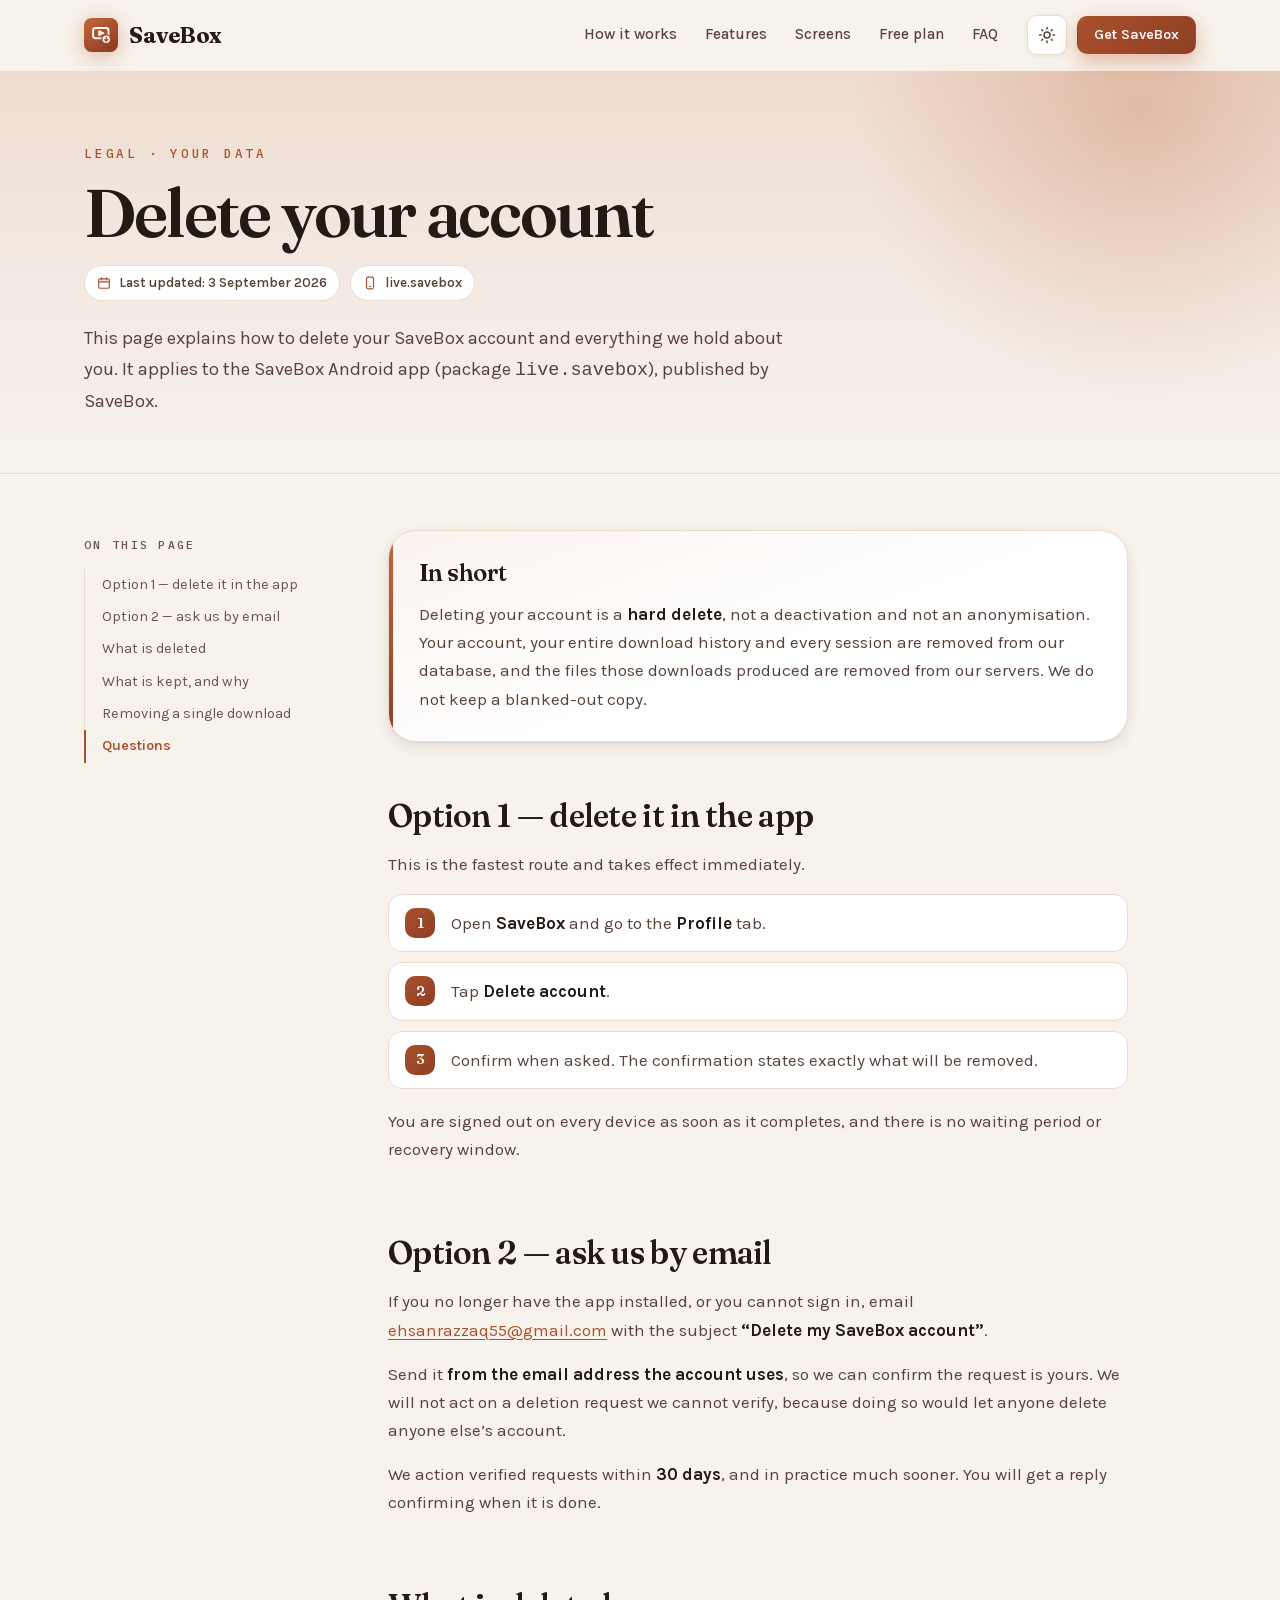
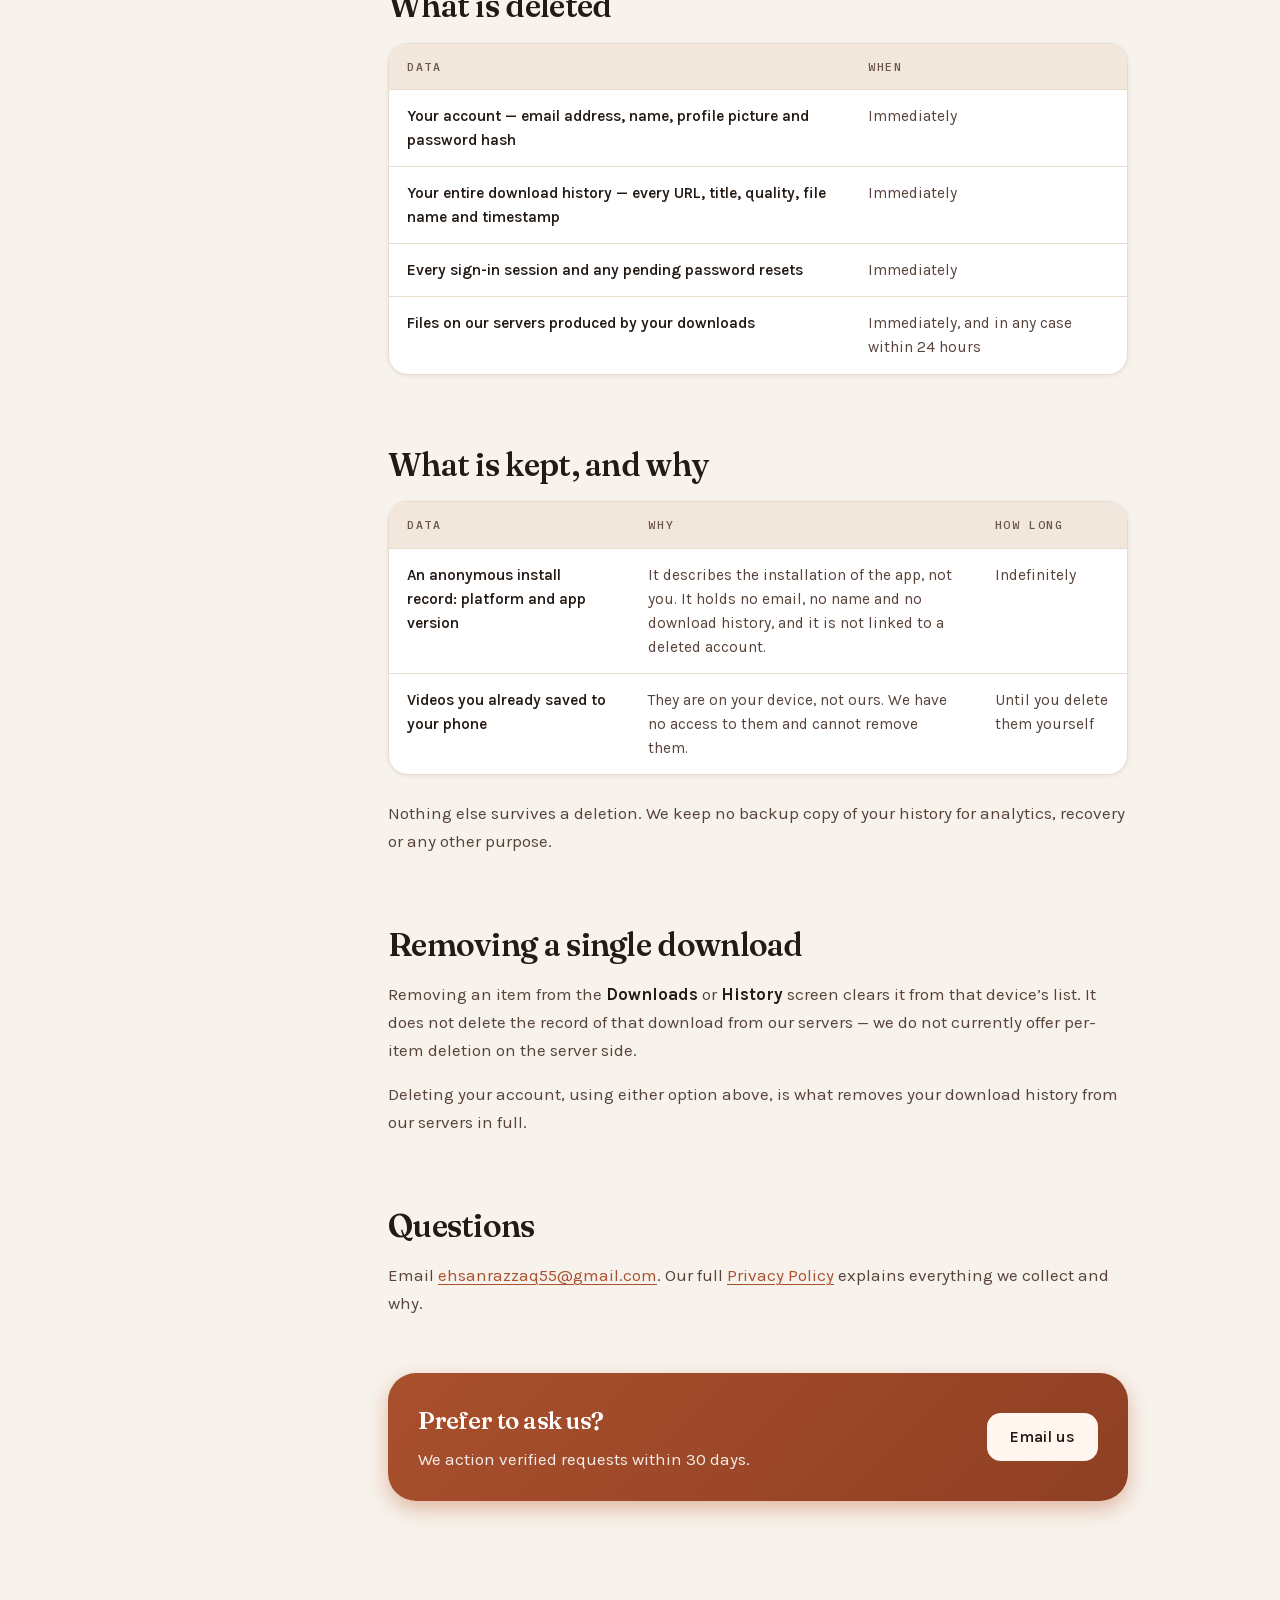
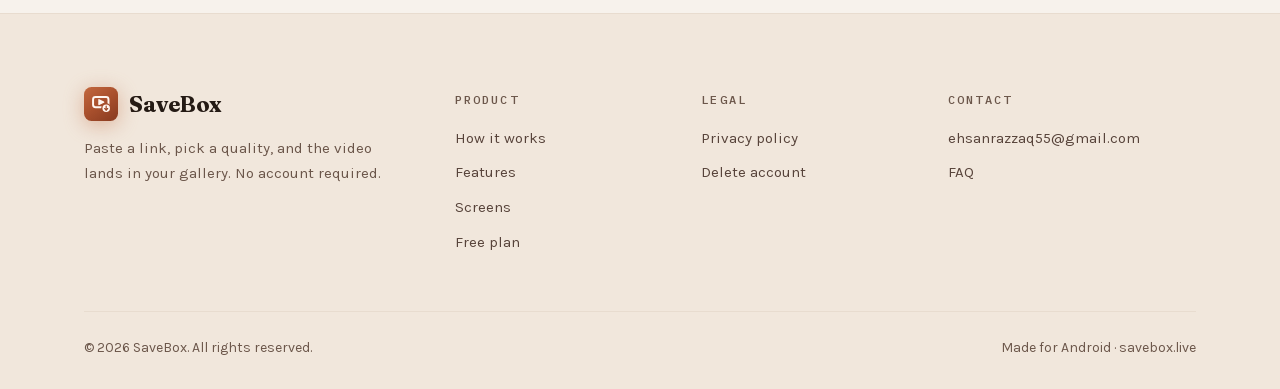
<file: delete-account.html>
<!doctype html>
<html lang="en">
<head>
<meta charset="utf-8">
<meta name="viewport" content="width=device-width, initial-scale=1">
<title>Delete your SaveBox account</title>
<meta name="description" content="How to delete your SaveBox account and everything we hold about you — in the app in two taps, or by email.">
<link rel="canonical" href="https://savebox.live/delete-account.html">

<meta property="og:type" content="website">
<meta property="og:url" content="https://savebox.live/delete-account.html">
<meta property="og:title" content="Delete your SaveBox account">
<meta property="og:description" content="Delete your SaveBox account and everything we hold about you.">
<meta name="twitter:card" content="summary_large_image">

<link rel="icon" href="data:image/svg+xml,<svg xmlns='http://www.w3.org/2000/svg' viewBox='0 0 100 100'><text y='.9em' font-size='90'>📥</text></svg>">

<meta name="theme-color" content="#F7F2EC" media="(prefers-color-scheme: light)">
<meta name="theme-color" content="#181110" media="(prefers-color-scheme: dark)">
<meta property="og:image" content="https://savebox.live/assets/og.png">

<link rel="icon" type="image/svg+xml" href="assets/mark.svg">
<link rel="icon" type="image/png" sizes="192x192" href="assets/icon-192.png">
<link rel="apple-touch-icon" href="assets/icon-192.png">

<link rel="preload" href="assets/fonts/fraunces.woff2" as="font" type="font/woff2" crossorigin>
<link rel="preload" href="assets/fonts/karla.woff2" as="font" type="font/woff2" crossorigin>
<link rel="stylesheet" href="assets/site.css">
<script src="assets/site.js"></script>
</head>
<body>
<a class="skip" href="#main">Skip to content</a>

<header class="site-header">
  <div class="wrap bar">
    <a class="brand" href="/">
      <img class="mark" src="assets/mark.svg" alt="" width="34" height="34">
      SaveBox
    </a>
    <nav class="nav" aria-label="Primary">
      <a href="/#how">How it works</a>
      <a href="/#features">Features</a>
      <a href="/#screens">Screens</a>
      <a href="/#plan">Free plan</a>
      <a href="/#faq">FAQ</a>
    </nav>
    <div class="bar-actions">
      <button class="icon-btn theme-btn" type="button" aria-label="Toggle colour theme">
        <svg class="sun" viewBox="0 0 24 24" fill="none" stroke="currentColor" stroke-width="2" stroke-linecap="round" aria-hidden="true"><circle cx="12" cy="12" r="4"/><path d="M12 2v2M12 20v2M4.9 4.9l1.4 1.4M17.7 17.7l1.4 1.4M2 12h2M20 12h2M4.9 19.1l1.4-1.4M17.7 6.3l1.4-1.4"/></svg>
        <svg class="moon" viewBox="0 0 24 24" fill="none" stroke="currentColor" stroke-width="2" stroke-linecap="round" stroke-linejoin="round" aria-hidden="true"><path d="M21 12.8A9 9 0 1 1 11.2 3a7 7 0 0 0 9.8 9.8z"/></svg>
      </button>
      <a class="btn btn-primary btn-sm bar-cta" href="/#get">Get SaveBox</a>
      <button class="icon-btn menu-btn" type="button" aria-label="Menu" aria-expanded="false">
        <svg class="bars" viewBox="0 0 24 24" fill="none" stroke="currentColor" stroke-width="2" stroke-linecap="round" aria-hidden="true"><path d="M4 7h16M4 12h16M4 17h16"/></svg>
        <svg class="x" viewBox="0 0 24 24" fill="none" stroke="currentColor" stroke-width="2" stroke-linecap="round" aria-hidden="true"><path d="M6 6l12 12M18 6 6 18"/></svg>
      </button>
    </div>
  </div>
</header>

<main id="main">

  <div class="legal-hero">
    <div class="wrap">
      <p class="kicker">Legal · Your data</p>
      <h1>Delete your account</h1>
      <div class="legal-meta">
        <span class="pill"><svg viewBox="0 0 24 24" fill="none" stroke="currentColor" stroke-width="2" stroke-linecap="round" stroke-linejoin="round" aria-hidden="true"><rect x="3" y="5" width="18" height="16" rx="2"/><path d="M16 3v4M8 3v4M3 10h18"/></svg>Last updated: 3 September 2026</span>
        <span class="pill"><svg viewBox="0 0 24 24" fill="none" stroke="currentColor" stroke-width="2" stroke-linecap="round" stroke-linejoin="round" aria-hidden="true"><rect x="6" y="2" width="12" height="20" rx="3"/><path d="M11 18h2"/></svg>live.savebox</span>
      </div>
      <p class="scope">This page explains how to delete your SaveBox account and everything we hold
    about you. It applies to the SaveBox Android app (package
    <code>live.savebox</code>), published by SaveBox.</p>
    </div>
  </div>

  <div class="wrap legal">
    <nav class="toc" aria-label="On this page">
      <h2>On this page</h2>
      <ol>
          <li><a href="#in-app">Option 1 &mdash; delete it in the app</a></li>
          <li><a href="#email">Option 2 &mdash; ask us by email</a></li>
          <li><a href="#what-goes">What is deleted</a></li>
          <li><a href="#what-stays">What is kept, and why</a></li>
          <li><a href="#downloads-only">Removing a single download</a></li>
          <li><a href="#contact">Questions</a></li>
      </ol>
    </nav>

    <article class="prose">
  <div class="callout">
    <h2>In short</h2>
    <p>
      Deleting your account is a <strong>hard delete</strong>, not a
      deactivation and not an anonymisation. Your account, your entire download
      history and every session are removed from our database, and the files
      those downloads produced are removed from our servers. We do not keep a
      blanked-out copy.
    </p>
  </div>

  <h2 id="in-app">Option 1 &mdash; delete it in the app</h2>
  <p>This is the fastest route and takes effect immediately.</p>
  <ol>
    <li>Open <strong>SaveBox</strong> and go to the <strong>Profile</strong> tab.</li>
    <li>Tap <strong>Delete account</strong>.</li>
    <li>Confirm when asked. The confirmation states exactly what will be removed.</li>
  </ol>
  <p>
    You are signed out on every device as soon as it completes, and there is no
    waiting period or recovery window.
  </p>

  <h2 id="email">Option 2 &mdash; ask us by email</h2>
  <p>
    If you no longer have the app installed, or you cannot sign in, email
    <a href="mailto:ehsanrazzaq55@gmail.com?subject=Delete%20my%20SaveBox%20account">ehsanrazzaq55@gmail.com</a>
    with the subject <strong>&ldquo;Delete my SaveBox account&rdquo;</strong>.
  </p>
  <p>
    Send it <strong>from the email address the account uses</strong>, so we can
    confirm the request is yours. We will not act on a deletion request we cannot
    verify, because doing so would let anyone delete anyone else&rsquo;s account.
  </p>
  <p>
    We action verified requests within <strong>30 days</strong>, and in practice
    much sooner. You will get a reply confirming when it is done.
  </p>

  <h2 id="what-goes">What is deleted</h2>
  <div class="tablewrap">
    <table>
      <tr><th>Data</th><th>When</th></tr>
      <tr><td>Your account &mdash; email address, name, profile picture and password hash</td><td>Immediately</td></tr>
      <tr><td>Your entire download history &mdash; every URL, title, quality, file name and timestamp</td><td>Immediately</td></tr>
      <tr><td>Every sign-in session and any pending password resets</td><td>Immediately</td></tr>
      <tr><td>Files on our servers produced by your downloads</td><td>Immediately, and in any case within 24 hours</td></tr>
    </table>
  </div>

  <h2 id="what-stays">What is kept, and why</h2>
  <div class="tablewrap">
    <table>
      <tr><th>Data</th><th>Why</th><th>How long</th></tr>
      <tr>
        <td>An anonymous install record: platform and app version</td>
        <td>It describes the installation of the app, not you. It holds no email, no name and no download history, and it is not linked to a deleted account.</td>
        <td>Indefinitely</td>
      </tr>
      <tr>
        <td>Videos you already saved to your phone</td>
        <td>They are on your device, not ours. We have no access to them and cannot remove them.</td>
        <td>Until you delete them yourself</td>
      </tr>
    </table>
  </div>
  <p>
    Nothing else survives a deletion. We keep no backup copy of your history for
    analytics, recovery or any other purpose.
  </p>

  <h2 id="downloads-only">Removing a single download</h2>
  <p>
    Removing an item from the <strong>Downloads</strong> or
    <strong>History</strong> screen clears it from that device&rsquo;s list. It
    does not delete the record of that download from our servers &mdash; we do
    not currently offer per-item deletion on the server side.
  </p>
  <p>
    Deleting your account, using either option above, is what removes your
    download history from our servers in full.
  </p>

  <h2 id="contact">Questions</h2>
  <p>
    Email <a href="mailto:ehsanrazzaq55@gmail.com">ehsanrazzaq55@gmail.com</a>.
    Our full <a href="/privacy.html">Privacy Policy</a> explains everything we
    collect and why.
  </p>

    <div class="help-card">
      <div><h3>Prefer to ask us?</h3><p>We action verified requests within 30 days.</p></div>
      <a class="btn" href="mailto:ehsanrazzaq55@gmail.com?subject=Delete%20my%20SaveBox%20account">Email us</a>
    </div>
    </article>
  </div>

</main>

<footer class="site-footer">
  <div class="wrap">
    <div class="fgrid">
      <div class="fabout">
        <a class="brand" href="/"><img class="mark" src="assets/mark.svg" alt="" width="34" height="34">SaveBox</a>
        <p>Paste a link, pick a quality, and the video lands in your gallery. No account required.</p>
      </div>
      <div class="fcol">
        <h4>Product</h4>
        <ul>
          <li><a href="/#how">How it works</a></li>
          <li><a href="/#features">Features</a></li>
          <li><a href="/#screens">Screens</a></li>
          <li><a href="/#plan">Free plan</a></li>
        </ul>
      </div>
      <div class="fcol">
        <h4>Legal</h4>
        <ul>
          <li><a href="privacy.html">Privacy policy</a></li>
          <li><a href="delete-account.html" aria-current="page">Delete account</a></li>
        </ul>
      </div>
      <div class="fcol">
        <h4>Contact</h4>
        <ul>
          <li><a href="mailto:ehsanrazzaq55@gmail.com">ehsanrazzaq55@gmail.com</a></li>
          <li><a href="/#faq">FAQ</a></li>
        </ul>
      </div>
    </div>
    <div class="fbottom">
      <span>© <span id="year">2026</span> SaveBox. All rights reserved.</span>
      <span>Made for Android · savebox.live</span>
    </div>
  </div>
</footer>

<script>
  // Highlight the section being read in the table of contents.
  (function () {
    var links = document.querySelectorAll('.toc a');
    if (!links.length || !('IntersectionObserver' in window)) return;
    var map = {};
    links.forEach(function (a) { map[a.getAttribute('href').slice(1)] = a; });
    var io = new IntersectionObserver(function (es) {
      es.forEach(function (e) {
        if (!e.isIntersecting) return;
        links.forEach(function (a) { a.classList.remove('active'); });
        map[e.target.id].classList.add('active');
      });
    }, { rootMargin: '-15% 0px -75% 0px' });
    Object.keys(map).forEach(function (id) {
      var el = document.getElementById(id); if (el) io.observe(el);
    });
  })();
</script>

</body>
</html>
</file>
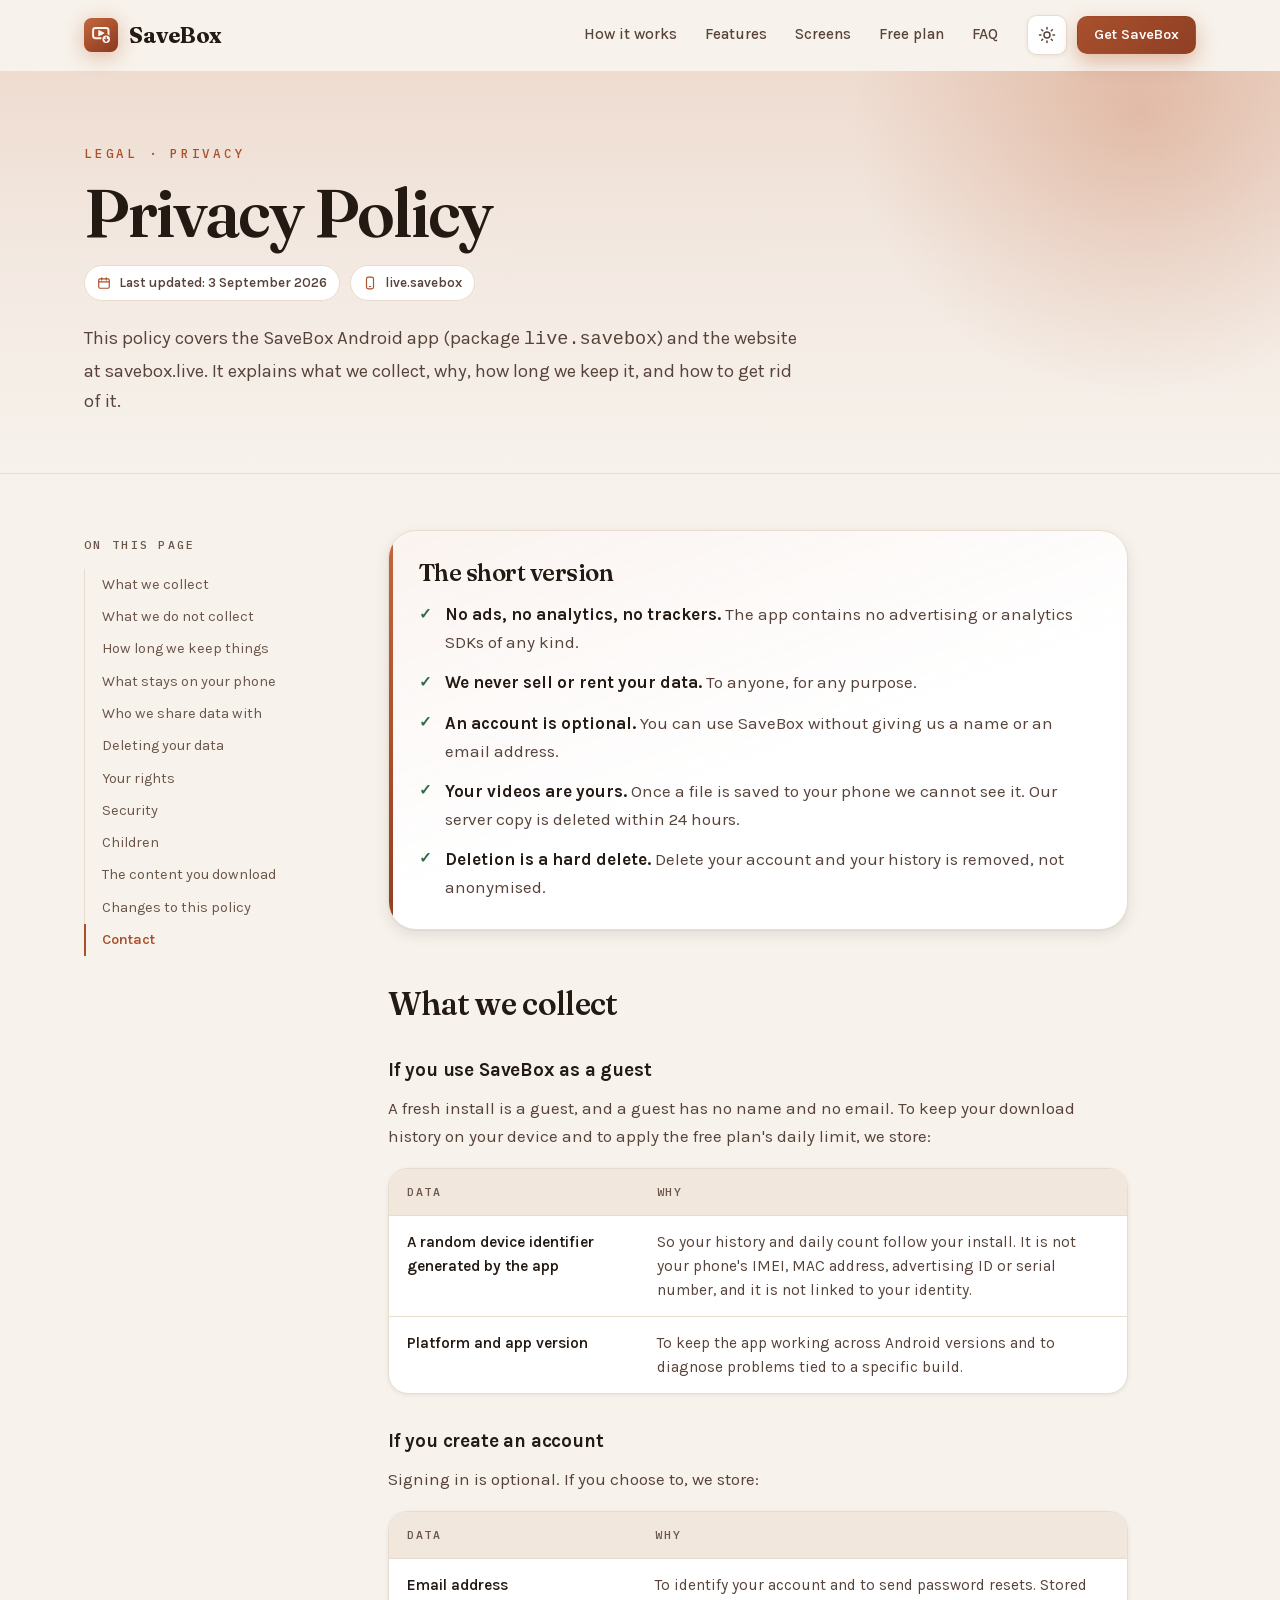
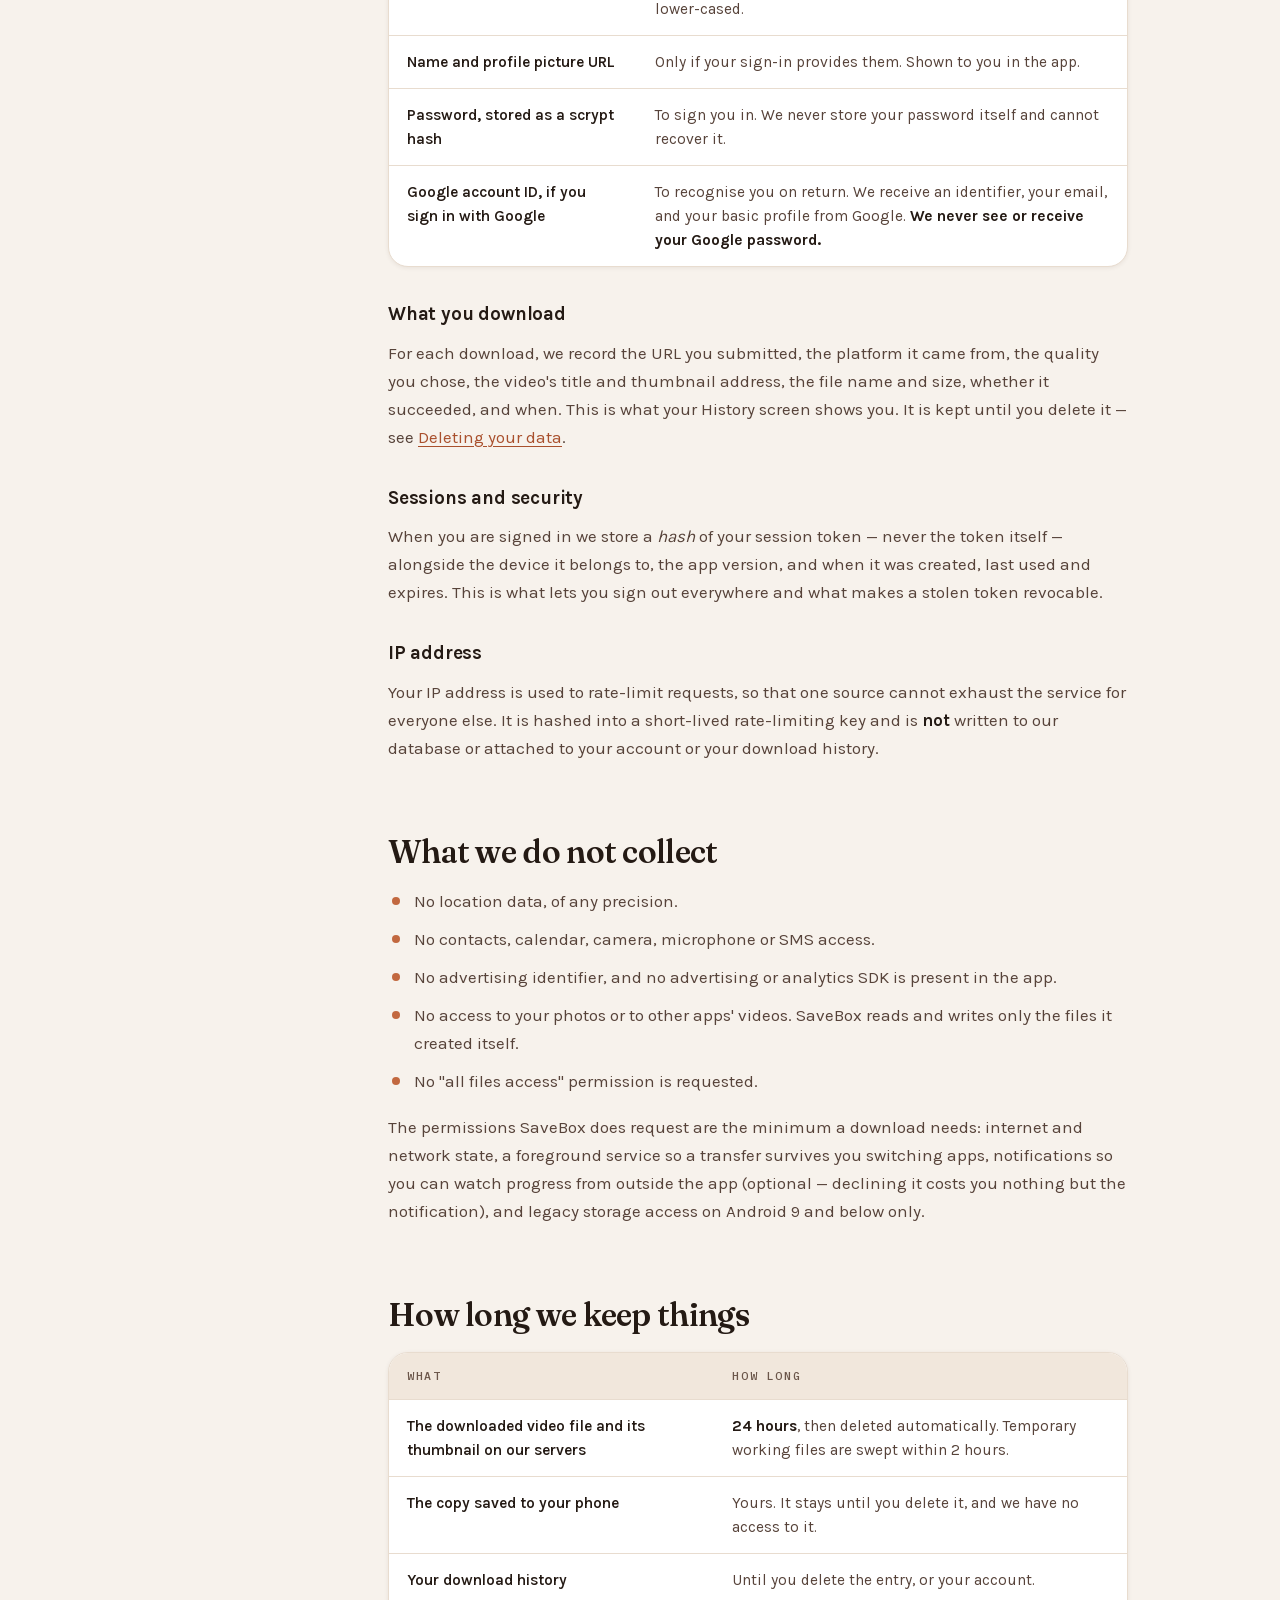
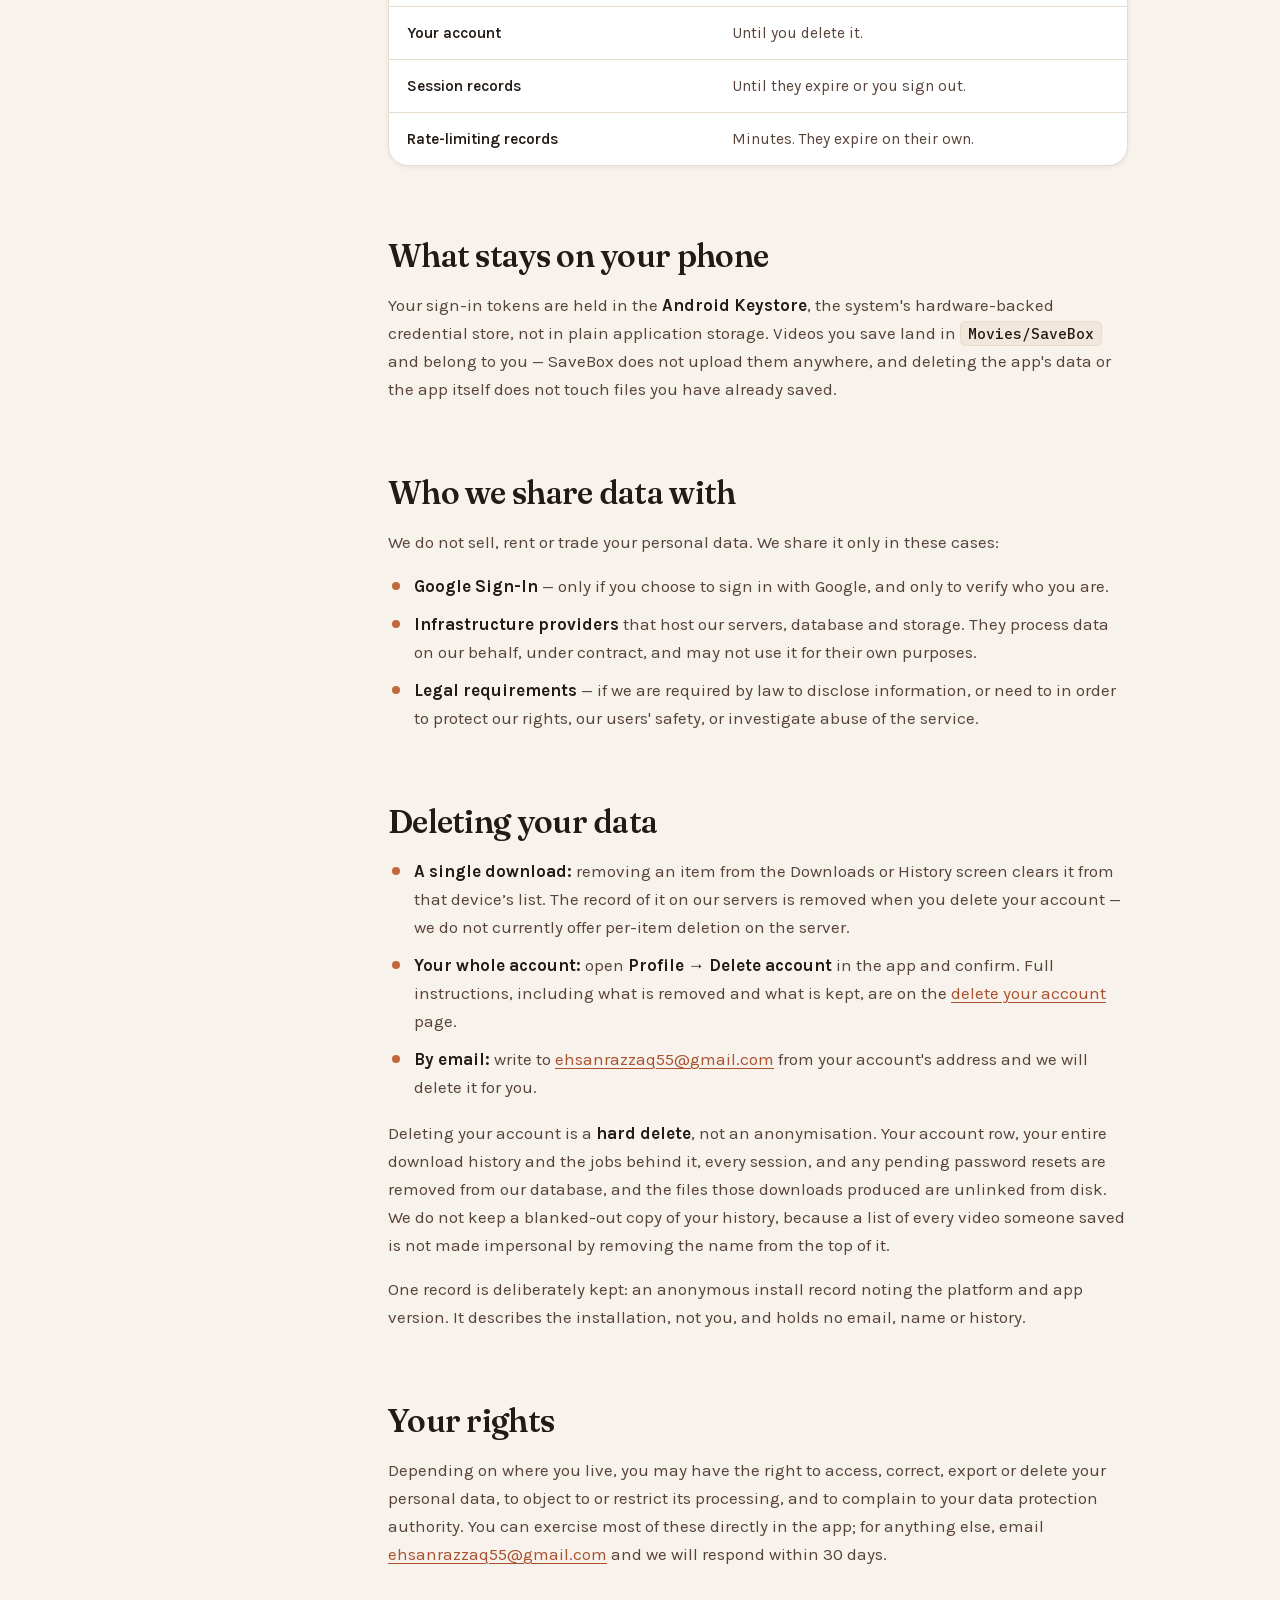
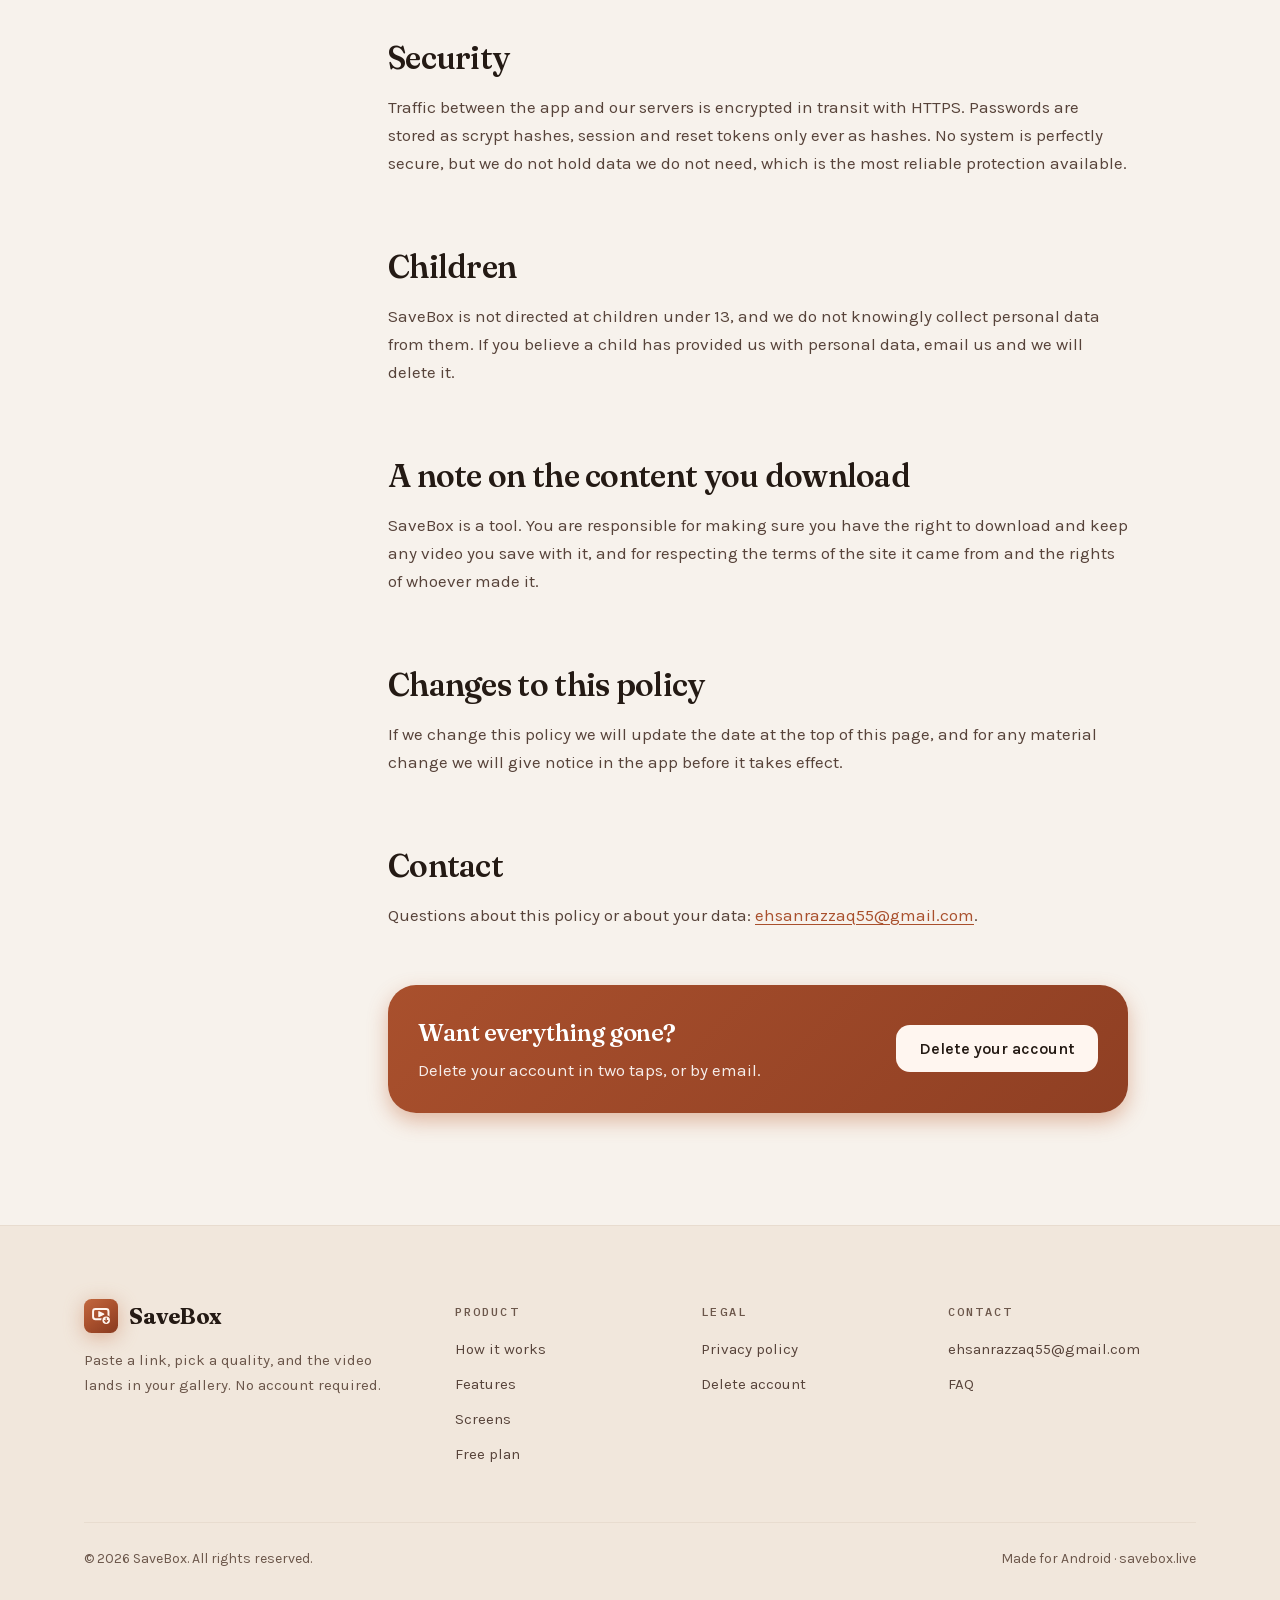
<file: privacy.html>
<!doctype html>
<html lang="en">
<head>
<meta charset="utf-8">
<meta name="viewport" content="width=device-width, initial-scale=1">
<title>Privacy Policy — SaveBox</title>
<meta name="description" content="How SaveBox handles your data: what we collect, why, how long we keep it, and how to delete it. No ads, no analytics SDKs, no data sold.">
<link rel="canonical" href="https://savebox.live/privacy.html">

<meta property="og:type" content="website">
<meta property="og:url" content="https://savebox.live/privacy.html">
<meta property="og:title" content="Privacy Policy — SaveBox">
<meta property="og:description" content="What SaveBox collects, why, how long we keep it, and how to delete it.">
<meta name="twitter:card" content="summary_large_image">

<link rel="icon" href="data:image/svg+xml,<svg xmlns='http://www.w3.org/2000/svg' viewBox='0 0 100 100'><text y='.9em' font-size='90'>📥</text></svg>">

<meta name="theme-color" content="#F7F2EC" media="(prefers-color-scheme: light)">
<meta name="theme-color" content="#181110" media="(prefers-color-scheme: dark)">
<meta property="og:image" content="https://savebox.live/assets/og.png">

<link rel="icon" type="image/svg+xml" href="assets/mark.svg">
<link rel="icon" type="image/png" sizes="192x192" href="assets/icon-192.png">
<link rel="apple-touch-icon" href="assets/icon-192.png">

<link rel="preload" href="assets/fonts/fraunces.woff2" as="font" type="font/woff2" crossorigin>
<link rel="preload" href="assets/fonts/karla.woff2" as="font" type="font/woff2" crossorigin>
<link rel="stylesheet" href="assets/site.css">
<script src="assets/site.js"></script>
</head>
<body>
<a class="skip" href="#main">Skip to content</a>

<header class="site-header">
  <div class="wrap bar">
    <a class="brand" href="/">
      <img class="mark" src="assets/mark.svg" alt="" width="34" height="34">
      SaveBox
    </a>
    <nav class="nav" aria-label="Primary">
      <a href="/#how">How it works</a>
      <a href="/#features">Features</a>
      <a href="/#screens">Screens</a>
      <a href="/#plan">Free plan</a>
      <a href="/#faq">FAQ</a>
    </nav>
    <div class="bar-actions">
      <button class="icon-btn theme-btn" type="button" aria-label="Toggle colour theme">
        <svg class="sun" viewBox="0 0 24 24" fill="none" stroke="currentColor" stroke-width="2" stroke-linecap="round" aria-hidden="true"><circle cx="12" cy="12" r="4"/><path d="M12 2v2M12 20v2M4.9 4.9l1.4 1.4M17.7 17.7l1.4 1.4M2 12h2M20 12h2M4.9 19.1l1.4-1.4M17.7 6.3l1.4-1.4"/></svg>
        <svg class="moon" viewBox="0 0 24 24" fill="none" stroke="currentColor" stroke-width="2" stroke-linecap="round" stroke-linejoin="round" aria-hidden="true"><path d="M21 12.8A9 9 0 1 1 11.2 3a7 7 0 0 0 9.8 9.8z"/></svg>
      </button>
      <a class="btn btn-primary btn-sm bar-cta" href="/#get">Get SaveBox</a>
      <button class="icon-btn menu-btn" type="button" aria-label="Menu" aria-expanded="false">
        <svg class="bars" viewBox="0 0 24 24" fill="none" stroke="currentColor" stroke-width="2" stroke-linecap="round" aria-hidden="true"><path d="M4 7h16M4 12h16M4 17h16"/></svg>
        <svg class="x" viewBox="0 0 24 24" fill="none" stroke="currentColor" stroke-width="2" stroke-linecap="round" aria-hidden="true"><path d="M6 6l12 12M18 6 6 18"/></svg>
      </button>
    </div>
  </div>
</header>

<main id="main">

  <div class="legal-hero">
    <div class="wrap">
      <p class="kicker">Legal · Privacy</p>
      <h1>Privacy Policy</h1>
      <div class="legal-meta">
        <span class="pill"><svg viewBox="0 0 24 24" fill="none" stroke="currentColor" stroke-width="2" stroke-linecap="round" stroke-linejoin="round" aria-hidden="true"><rect x="3" y="5" width="18" height="16" rx="2"/><path d="M16 3v4M8 3v4M3 10h18"/></svg>Last updated: 3 September 2026</span>
        <span class="pill"><svg viewBox="0 0 24 24" fill="none" stroke="currentColor" stroke-width="2" stroke-linecap="round" stroke-linejoin="round" aria-hidden="true"><rect x="6" y="2" width="12" height="20" rx="3"/><path d="M11 18h2"/></svg>live.savebox</span>
      </div>
      <p class="scope">This policy covers the SaveBox Android app (package <code>live.savebox</code>)
    and the website at savebox.live. It explains what we collect, why, how long we
    keep it, and how to get rid of it.</p>
    </div>
  </div>

  <div class="wrap legal">
    <nav class="toc" aria-label="On this page">
      <h2>On this page</h2>
      <ol>
          <li><a href="#collect">What we collect</a></li>
          <li><a href="#not-collected">What we do not collect</a></li>
          <li><a href="#retention">How long we keep things</a></li>
          <li><a href="#device">What stays on your phone</a></li>
          <li><a href="#sharing">Who we share data with</a></li>
          <li><a href="#delete">Deleting your data</a></li>
          <li><a href="#rights">Your rights</a></li>
          <li><a href="#security">Security</a></li>
          <li><a href="#children">Children</a></li>
          <li><a href="#content">The content you download</a></li>
          <li><a href="#changes">Changes to this policy</a></li>
          <li><a href="#contact">Contact</a></li>
      </ol>
    </nav>

    <article class="prose">
  <div class="callout">
    <h2>The short version</h2>
    <ul>
      <li><strong>No ads, no analytics, no trackers.</strong> The app contains no advertising or analytics SDKs of any kind.</li>
      <li><strong>We never sell or rent your data.</strong> To anyone, for any purpose.</li>
      <li><strong>An account is optional.</strong> You can use SaveBox without giving us a name or an email address.</li>
      <li><strong>Your videos are yours.</strong> Once a file is saved to your phone we cannot see it. Our server copy is deleted within 24 hours.</li>
      <li><strong>Deletion is a hard delete.</strong> Delete your account and your history is removed, not anonymised.</li>
    </ul>
  </div>

  <h2 id="collect">What we collect</h2>

  <h3>If you use SaveBox as a guest</h3>
  <p>
    A fresh install is a guest, and a guest has no name and no email. To keep your
    download history on your device and to apply the free plan's daily limit, we
    store:
  </p>
  <div class="tablewrap">
    <table>
      <tr><th>Data</th><th>Why</th></tr>
      <tr><td>A random device identifier generated by the app</td><td>So your history and daily count follow your install. It is not your phone's IMEI, MAC address, advertising ID or serial number, and it is not linked to your identity.</td></tr>
      <tr><td>Platform and app version</td><td>To keep the app working across Android versions and to diagnose problems tied to a specific build.</td></tr>
    </table>
  </div>

  <h3>If you create an account</h3>
  <p>Signing in is optional. If you choose to, we store:</p>
  <div class="tablewrap">
    <table>
      <tr><th>Data</th><th>Why</th></tr>
      <tr><td>Email address</td><td>To identify your account and to send password resets. Stored lower-cased.</td></tr>
      <tr><td>Name and profile picture URL</td><td>Only if your sign-in provides them. Shown to you in the app.</td></tr>
      <tr><td>Password, stored as a scrypt hash</td><td>To sign you in. We never store your password itself and cannot recover it.</td></tr>
      <tr><td>Google account ID, if you sign in with Google</td><td>To recognise you on return. We receive an identifier, your email, and your basic profile from Google. <strong>We never see or receive your Google password.</strong></td></tr>
    </table>
  </div>

  <h3>What you download</h3>
  <p>
    For each download, we record the URL you submitted, the platform it came from,
    the quality you chose, the video's title and thumbnail address, the file name
    and size, whether it succeeded, and when. This is what your History screen
    shows you. It is kept until you delete it — see <a href="#delete">Deleting your data</a>.
  </p>

  <h3>Sessions and security</h3>
  <p>
    When you are signed in we store a <em>hash</em> of your session token — never
    the token itself — alongside the device it belongs to, the app version, and
    when it was created, last used and expires. This is what lets you sign out
    everywhere and what makes a stolen token revocable.
  </p>

  <h3>IP address</h3>
  <p>
    Your IP address is used to rate-limit requests, so that one source cannot
    exhaust the service for everyone else. It is hashed into a short-lived
    rate-limiting key and is <strong>not</strong> written to our database or
    attached to your account or your download history.
  </p>

  <h2 id="not-collected">What we do not collect</h2>
  <ul>
    <li>No location data, of any precision.</li>
    <li>No contacts, calendar, camera, microphone or SMS access.</li>
    <li>No advertising identifier, and no advertising or analytics SDK is present in the app.</li>
    <li>No access to your photos or to other apps' videos. SaveBox reads and writes only the files it created itself.</li>
    <li>No "all files access" permission is requested.</li>
  </ul>
  <p>
    The permissions SaveBox does request are the minimum a download needs:
    internet and network state, a foreground service so a transfer survives you
    switching apps, notifications so you can watch progress from outside the app
    (optional — declining it costs you nothing but the notification), and legacy
    storage access on Android 9 and below only.
  </p>

  <h2 id="retention">How long we keep things</h2>
  <div class="tablewrap">
    <table>
      <tr><th>What</th><th>How long</th></tr>
      <tr><td>The downloaded video file and its thumbnail on our servers</td><td><strong>24 hours</strong>, then deleted automatically. Temporary working files are swept within 2 hours.</td></tr>
      <tr><td>The copy saved to your phone</td><td>Yours. It stays until you delete it, and we have no access to it.</td></tr>
      <tr><td>Your download history</td><td>Until you delete the entry, or your account.</td></tr>
      <tr><td>Your account</td><td>Until you delete it.</td></tr>
      <tr><td>Session records</td><td>Until they expire or you sign out.</td></tr>
      <tr><td>Rate-limiting records</td><td>Minutes. They expire on their own.</td></tr>
    </table>
  </div>

  <h2 id="device">What stays on your phone</h2>
  <p>
    Your sign-in tokens are held in the <strong>Android Keystore</strong>, the
    system's hardware-backed credential store, not in plain application storage.
    Videos you save land in <code>Movies/SaveBox</code> and belong to you — SaveBox
    does not upload them anywhere, and deleting the app's data or the app itself
    does not touch files you have already saved.
  </p>

  <h2 id="sharing">Who we share data with</h2>
  <p>We do not sell, rent or trade your personal data. We share it only in these cases:</p>
  <ul>
    <li><strong>Google Sign-In</strong> — only if you choose to sign in with Google, and only to verify who you are.</li>
    <li><strong>Infrastructure providers</strong> that host our servers, database and storage. They process data on our behalf, under contract, and may not use it for their own purposes.</li>
    <li><strong>Legal requirements</strong> — if we are required by law to disclose information, or need to in order to protect our rights, our users' safety, or investigate abuse of the service.</li>
  </ul>

  <h2 id="delete">Deleting your data</h2>
  <ul>
    <li><strong>A single download:</strong> removing an item from the Downloads or History screen clears it from that device’s list. The record of it on our servers is removed when you delete your account — we do not currently offer per-item deletion on the server.</li>
    <li><strong>Your whole account:</strong> open <strong>Profile → Delete account</strong> in the app and confirm. Full instructions, including what is removed and what is kept, are on the <a href="/delete-account.html">delete your account</a> page.</li>
    <li><strong>By email:</strong> write to <a href="mailto:ehsanrazzaq55@gmail.com">ehsanrazzaq55@gmail.com</a> from your account's address and we will delete it for you.</li>
  </ul>
  <p>
    Deleting your account is a <strong>hard delete</strong>, not an anonymisation.
    Your account row, your entire download history and the jobs behind it, every
    session, and any pending password resets are removed from our database, and
    the files those downloads produced are unlinked from disk. We do not keep a
    blanked-out copy of your history, because a list of every video someone saved
    is not made impersonal by removing the name from the top of it.
  </p>
  <p>
    One record is deliberately kept: an anonymous install record noting the
    platform and app version. It describes the installation, not you, and holds
    no email, name or history.
  </p>

  <h2 id="rights">Your rights</h2>
  <p>
    Depending on where you live, you may have the right to access, correct, export
    or delete your personal data, to object to or restrict its processing, and to
    complain to your data protection authority. You can exercise most of these
    directly in the app; for anything else, email
    <a href="mailto:ehsanrazzaq55@gmail.com">ehsanrazzaq55@gmail.com</a> and we will
    respond within 30 days.
  </p>

  <h2 id="security">Security</h2>
  <p>
    Traffic between the app and our servers is encrypted in transit with HTTPS.
    Passwords are stored as scrypt hashes, session and reset tokens only ever as
    hashes. No system is perfectly secure, but we do not hold data we do not need,
    which is the most reliable protection available.
  </p>

  <h2 id="children">Children</h2>
  <p>
    SaveBox is not directed at children under 13, and we do not knowingly collect
    personal data from them. If you believe a child has provided us with personal
    data, email us and we will delete it.
  </p>

  <h2 id="content">A note on the content you download</h2>
  <p>
    SaveBox is a tool. You are responsible for making sure you have the right to
    download and keep any video you save with it, and for respecting the terms of
    the site it came from and the rights of whoever made it.
  </p>

  <h2 id="changes">Changes to this policy</h2>
  <p>
    If we change this policy we will update the date at the top of this page, and
    for any material change we will give notice in the app before it takes effect.
  </p>

  <h2 id="contact">Contact</h2>
  <p>
    Questions about this policy or about your data:
    <a href="mailto:ehsanrazzaq55@gmail.com">ehsanrazzaq55@gmail.com</a>.
  </p>

    <div class="help-card">
      <div><h3>Want everything gone?</h3><p>Delete your account in two taps, or by email.</p></div>
      <a class="btn" href="delete-account.html">Delete your account</a>
    </div>
    </article>
  </div>

</main>

<footer class="site-footer">
  <div class="wrap">
    <div class="fgrid">
      <div class="fabout">
        <a class="brand" href="/"><img class="mark" src="assets/mark.svg" alt="" width="34" height="34">SaveBox</a>
        <p>Paste a link, pick a quality, and the video lands in your gallery. No account required.</p>
      </div>
      <div class="fcol">
        <h4>Product</h4>
        <ul>
          <li><a href="/#how">How it works</a></li>
          <li><a href="/#features">Features</a></li>
          <li><a href="/#screens">Screens</a></li>
          <li><a href="/#plan">Free plan</a></li>
        </ul>
      </div>
      <div class="fcol">
        <h4>Legal</h4>
        <ul>
          <li><a href="privacy.html" aria-current="page">Privacy policy</a></li>
          <li><a href="delete-account.html">Delete account</a></li>
        </ul>
      </div>
      <div class="fcol">
        <h4>Contact</h4>
        <ul>
          <li><a href="mailto:ehsanrazzaq55@gmail.com">ehsanrazzaq55@gmail.com</a></li>
          <li><a href="/#faq">FAQ</a></li>
        </ul>
      </div>
    </div>
    <div class="fbottom">
      <span>© <span id="year">2026</span> SaveBox. All rights reserved.</span>
      <span>Made for Android · savebox.live</span>
    </div>
  </div>
</footer>

<script>
  // Highlight the section being read in the table of contents.
  (function () {
    var links = document.querySelectorAll('.toc a');
    if (!links.length || !('IntersectionObserver' in window)) return;
    var map = {};
    links.forEach(function (a) { map[a.getAttribute('href').slice(1)] = a; });
    var io = new IntersectionObserver(function (es) {
      es.forEach(function (e) {
        if (!e.isIntersecting) return;
        links.forEach(function (a) { a.classList.remove('active'); });
        map[e.target.id].classList.add('active');
      });
    }, { rootMargin: '-15% 0px -75% 0px' });
    Object.keys(map).forEach(function (id) {
      var el = document.getElementById(id); if (el) io.observe(el);
    });
  })();
</script>

</body>
</html>
</file>
<file: assets/site.css>
/*
 * SaveBox — shared site styles.
 *
 * The palette is the app's, from savebox-mobile src/theme/colors.js: terracotta
 * on a warm cream ground, every neutral warm, shadows brown rather than black.
 * The type is the Play Store listing's (assets/play-store/posters.html):
 * Fraunces for display, Karla for text, IBM Plex Mono for kickers. The fonts are
 * served from this site rather than from Google, so loading a page here makes no
 * third-party request at all.
 *
 * If the app's palette or the listing's type changes, change them here too.
 */

@font-face { font-family: "Fraunces"; font-style: normal; font-weight: 500 700; font-display: swap; src: url(fonts/fraunces.woff2) format("woff2"); }
@font-face { font-family: "Fraunces"; font-style: italic; font-weight: 500 700; font-display: swap; src: url(fonts/fraunces-italic.woff2) format("woff2"); }
@font-face { font-family: "Karla"; font-style: normal; font-weight: 400 700; font-display: swap; src: url(fonts/karla.woff2) format("woff2"); }
@font-face { font-family: "IBM Plex Mono"; font-style: normal; font-weight: 500; font-display: swap; src: url(fonts/plex-mono-500.woff2) format("woff2"); }

/* ---------- tokens ---------- */
:root {
  --bg: #F7F2EC;
  --bg-2: #F1E7DC;
  --surface: #FFFFFF;
  --surface-alt: #F1E7DC;
  --border: #E8DCCF;
  --border-strong: #D0BCA8;
  --fg: #241A14;
  --fg-2: #57433A;
  --fg-muted: #6B564A;
  --primary: #A9502D;
  --primary-bright: #C2683F;
  --primary-deep: #8F3F23;
  --on-primary: #FFFFFF;
  --primary-soft: #F9E9E0;
  --glow: rgba(194, 104, 63, .42);
  --success: #2F6B45;
  --success-soft: #DFEEE3;
  --track: #E8DCCF;

  --grad-brand: linear-gradient(135deg, #A9502D 0%, #8F3F23 100%);
  --grad-mark: linear-gradient(140deg, #C2683F 0%, #A9502D 55%, #8F3F23 100%);
  --grad-hero: linear-gradient(180deg, rgba(194,104,63,.16) 0%, rgba(169,80,45,.06) 45%, rgba(169,80,45,0) 100%);
  --grad-card: linear-gradient(160deg, rgba(194,104,63,.08) 0%, rgba(255,255,255,0) 55%);
  --bloom: rgba(194, 104, 63, .30);
  --bloom-alt: rgba(208, 140, 63, .24);

  /* The dark brown of the Play feature graphic. Constant in both schemes. */
  --ember: #2A1C17;
  --ember-2: #3B2620;
  --ember-fg: #FBF3EC;
  --ember-muted: #D9C3B6;
  --ember-accent: #F0C4A9;

  --shadow-sm: 0 1px 4px rgb(58 36 26 / .08);
  --shadow-md: 0 5px 14px rgb(58 36 26 / .10), 0 1px 2px rgb(58 36 26 / .06);
  --shadow-lg: 0 10px 26px rgb(58 36 26 / .16), 0 2px 6px rgb(58 36 26 / .06);
  --shadow-xl: 0 30px 60px -18px rgb(58 36 26 / .35), 0 12px 24px -12px rgb(58 36 26 / .2);
  --shadow-glow: 0 8px 20px var(--glow);

  --r-xs: 6px; --r-sm: 10px; --r-md: 14px; --r-lg: 20px; --r-xl: 28px;
  --maxw: 1160px;

  --font-display: "Fraunces", Georgia, "Times New Roman", serif;
  --font-body: "Karla", ui-sans-serif, -apple-system, BlinkMacSystemFont, "Segoe UI", Roboto, sans-serif;
  --font-mono: "IBM Plex Mono", ui-monospace, Menlo, monospace;

  color-scheme: light;
}

@media (prefers-color-scheme: dark) {
  :root:not([data-theme="light"]) {
    --bg: #181110; --bg-2: #1E1614; --surface: #221917; --surface-alt: #2E2321;
    --border: #3A2B27; --border-strong: #4E3A34;
    --fg: #F3E9E3; --fg-2: #C9B4A9; --fg-muted: #BBA497;
    --primary: #EFA582; --primary-bright: #EFA582; --primary-deep: #DF8A61;
    --on-primary: #2B1408; --primary-soft: rgba(239, 165, 130, .16); --glow: rgba(223, 138, 97, .38);
    --success: #6FD79A; --success-soft: rgba(111, 215, 154, .16); --track: #3A2B27;
    --grad-brand: linear-gradient(135deg, #EFA582 0%, #DF8A61 100%);
    --grad-mark: linear-gradient(140deg, #EFA582 0%, #DF8A61 60%, #C2683F 100%);
    --grad-hero: linear-gradient(180deg, rgba(239,165,130,.14) 0%, rgba(194,104,63,.06) 45%, rgba(194,104,63,0) 100%);
    --grad-card: linear-gradient(160deg, rgba(239,165,130,.08) 0%, rgba(239,165,130,0) 55%);
    --bloom: rgba(223, 138, 97, .24); --bloom-alt: rgba(208, 140, 63, .18);
    --ember: #120C0B; --ember-2: #2A1C17;
    --shadow-sm: 0 1px 4px rgb(0 0 0 / .35); --shadow-md: 0 5px 14px rgb(0 0 0 / .40);
    --shadow-lg: 0 10px 26px rgb(0 0 0 / .50); --shadow-xl: 0 30px 60px -18px rgb(0 0 0 / .7);
    color-scheme: dark;
  }
}
:root[data-theme="dark"] {
  --bg: #181110; --bg-2: #1E1614; --surface: #221917; --surface-alt: #2E2321;
  --border: #3A2B27; --border-strong: #4E3A34;
  --fg: #F3E9E3; --fg-2: #C9B4A9; --fg-muted: #BBA497;
  --primary: #EFA582; --primary-bright: #EFA582; --primary-deep: #DF8A61;
  --on-primary: #2B1408; --primary-soft: rgba(239, 165, 130, .16); --glow: rgba(223, 138, 97, .38);
  --success: #6FD79A; --success-soft: rgba(111, 215, 154, .16); --track: #3A2B27;
  --grad-brand: linear-gradient(135deg, #EFA582 0%, #DF8A61 100%);
  --grad-mark: linear-gradient(140deg, #EFA582 0%, #DF8A61 60%, #C2683F 100%);
  --grad-hero: linear-gradient(180deg, rgba(239,165,130,.14) 0%, rgba(194,104,63,.06) 45%, rgba(194,104,63,0) 100%);
  --grad-card: linear-gradient(160deg, rgba(239,165,130,.08) 0%, rgba(239,165,130,0) 55%);
  --bloom: rgba(223, 138, 97, .24); --bloom-alt: rgba(208, 140, 63, .18);
  --ember: #120C0B; --ember-2: #2A1C17;
  --shadow-sm: 0 1px 4px rgb(0 0 0 / .35); --shadow-md: 0 5px 14px rgb(0 0 0 / .40);
  --shadow-lg: 0 10px 26px rgb(0 0 0 / .50); --shadow-xl: 0 30px 60px -18px rgb(0 0 0 / .7);
  color-scheme: dark;
}

/* ---------- base ---------- */
*, *::before, *::after { box-sizing: border-box; }
html { -webkit-text-size-adjust: 100%; scroll-behavior: smooth; scroll-padding-top: 88px; }
body {
  margin: 0; background: var(--bg); color: var(--fg);
  font: 400 17px/1.65 var(--font-body);
  -webkit-font-smoothing: antialiased; -moz-osx-font-smoothing: grayscale;
  overflow-x: hidden; text-rendering: optimizeLegibility;
}
img, svg { display: block; max-width: 100%; }
a { color: var(--primary); text-underline-offset: 3px; text-decoration-thickness: 1px; }
a:hover { text-decoration-thickness: 2px; }
button { font: inherit; color: inherit; }
:focus-visible { outline: 2px solid var(--primary-bright); outline-offset: 3px; border-radius: 6px; }
::selection { background: color-mix(in srgb, var(--primary-bright) 30%, transparent); }

.wrap { max-width: var(--maxw); margin: 0 auto; padding: 0 24px; }
@media (max-width: 480px) { .wrap { padding: 0 16px; } }

.skip {
  position: absolute; left: 16px; top: -60px; z-index: 100;
  background: var(--fg); color: var(--bg); padding: 10px 16px; border-radius: var(--r-sm);
  font-weight: 600; text-decoration: none;
}
.skip:focus { top: 12px; }

/* ---------- type ---------- */
.display, h1, h2 { font-family: var(--font-display); font-weight: 600; letter-spacing: -.022em; font-optical-sizing: auto; }
h1 em, h2 em, .display em { font-style: italic; color: var(--primary); font-weight: 600; }
.kicker {
  font-family: var(--font-mono); font-weight: 500; font-size: 12.5px;
  letter-spacing: .22em; text-transform: uppercase; color: var(--primary);
  margin: 0 0 14px;
}
.lede { font-size: clamp(17px, 2vw, 20px); color: var(--fg-2); }

/* ---------- the app mark ---------- */
.mark { flex: none; }

/* ---------- buttons ---------- */
.btn {
  display: inline-flex; align-items: center; justify-content: center; gap: 10px;
  padding: 13px 22px; border-radius: var(--r-md);
  font-size: 16px; font-weight: 600; line-height: 1.2; text-decoration: none;
  border: 1px solid transparent; cursor: pointer; white-space: nowrap;
  transition: transform .15s ease, box-shadow .2s ease, border-color .2s ease, background .2s ease;
}
.btn svg { width: 20px; height: 20px; flex: none; }
.btn:hover { text-decoration: none; }
.btn-primary { background: var(--grad-brand); color: var(--on-primary); box-shadow: var(--shadow-glow); }
.btn-primary:hover { transform: translateY(-1px); box-shadow: 0 12px 26px var(--glow); }
.btn-ghost { background: var(--surface); color: var(--fg); border-color: var(--border); box-shadow: var(--shadow-sm); }
.btn-ghost:hover { border-color: var(--border-strong); }
.btn-sm { padding: 9px 16px; font-size: 14.5px; border-radius: var(--r-sm); }

/* The store button: an unmistakably "get the app" control, without borrowing
   any store's artwork. Links to the Google Play listing. */
.store {
  display: inline-flex; align-items: center; gap: 12px;
  padding: 10px 22px 10px 16px; border-radius: var(--r-md);
  background: var(--fg); color: var(--bg); text-decoration: none;
  box-shadow: var(--shadow-lg); border: 1px solid transparent;
}
.store { transition: transform .15s ease; }
.store:hover { transform: translateY(-2px); text-decoration: none; }
.store svg { width: 28px; height: 28px; flex: none; color: var(--primary-bright); }
.store small { display: block; font-size: 11.5px; font-weight: 500; letter-spacing: .02em; opacity: .75; line-height: 1.2; }
.store b { display: block; font-size: 18px; font-weight: 700; letter-spacing: -.01em; line-height: 1.2; }

/* ---------- header ---------- */
.site-header {
  position: sticky; top: 0; z-index: 50;
  background: color-mix(in srgb, var(--bg) 80%, transparent);
  backdrop-filter: saturate(160%) blur(16px);
  -webkit-backdrop-filter: saturate(160%) blur(16px);
  border-bottom: 1px solid transparent;
  transition: border-color .2s ease, box-shadow .2s ease;
}
.site-header.scrolled { border-bottom-color: var(--border); box-shadow: 0 6px 20px -16px rgb(58 36 26 / .4); }
.bar { display: flex; align-items: center; gap: 16px; height: 70px; }
.brand {
  display: flex; align-items: center; gap: 11px; margin-right: auto;
  font-family: var(--font-display); font-weight: 700; font-size: 22px; letter-spacing: -.02em;
  color: var(--fg); text-decoration: none;
}
.brand .mark { width: 34px; height: 34px; filter: drop-shadow(0 4px 10px var(--glow)); }
.nav { display: flex; gap: 2px; }
.nav a {
  color: var(--fg-2); text-decoration: none; font-weight: 500; font-size: 15.5px;
  padding: 7px 13px; border-radius: 999px; transition: color .15s, background .15s;
}
.nav a:hover, .nav a[aria-current="page"] { color: var(--primary); background: var(--primary-soft); }
.bar-actions { display: flex; align-items: center; gap: 10px; }

.icon-btn {
  width: 40px; height: 40px; border-radius: var(--r-sm); flex: none;
  display: grid; place-items: center; cursor: pointer;
  background: var(--surface); color: var(--fg-2);
  border: 1px solid var(--border); box-shadow: var(--shadow-sm);
}
.icon-btn:hover { border-color: var(--border-strong); color: var(--primary); }
.icon-btn svg { width: 18px; height: 18px; }
.theme-btn .moon { display: none; }
:root[data-theme="dark"] .theme-btn .sun { display: none; }
:root[data-theme="dark"] .theme-btn .moon { display: block; }
@media (prefers-color-scheme: dark) {
  :root:not([data-theme="light"]) .theme-btn .sun { display: none; }
  :root:not([data-theme="light"]) .theme-btn .moon { display: block; }
}
.menu-btn { display: none; }
.menu-btn .x { display: none; }
.menu-open .menu-btn .x { display: block; }
.menu-open .menu-btn .bars { display: none; }

@media (max-width: 860px) {
  .menu-btn { display: grid; }
  .bar-cta { display: none; }
  .nav {
    position: absolute; left: 0; right: 0; top: 70px;
    flex-direction: column; gap: 2px; padding: 10px 16px 18px;
    background: var(--bg); border-bottom: 1px solid var(--border);
    box-shadow: 0 20px 30px -20px rgb(58 36 26 / .35);
    display: none;
  }
  .menu-open .nav { display: flex; }
  .nav a { padding: 12px 14px; border-radius: var(--r-sm); font-size: 17px; }
}

/* ---------- sections ---------- */
.section { padding: 112px 0; position: relative; }
@media (max-width: 720px) { .section { padding: 80px 0; } }
.section-alt { background: var(--bg-2); border-block: 1px solid var(--border); }
.section-head { max-width: 680px; margin: 0 0 56px; }
.section-head.center { margin-inline: auto; text-align: center; }
.section-head h2 { font-size: clamp(32px, 4.6vw, 52px); line-height: 1.06; margin: 0 0 16px; }
.section-head p { margin: 0; color: var(--fg-2); font-size: 18px; }
.section-head p.kicker { margin: 0 0 14px; color: var(--primary); font-size: 12.5px; }

/* ---------- footer ---------- */
.site-footer { background: var(--bg-2); border-top: 1px solid var(--border); padding: 72px 0 32px; color: var(--fg-2); font-size: 15px; }
.fgrid { display: grid; grid-template-columns: 1.6fr 1fr 1fr 1.2fr; gap: 40px; }
@media (max-width: 860px) { .fgrid { grid-template-columns: 1fr 1fr; } .fabout { grid-column: 1 / -1; } }
@media (max-width: 420px) { .fgrid { grid-template-columns: 1fr; } }
.fabout p { margin: 14px 0 0; max-width: 320px; color: var(--fg-muted); }
.fcol h4 {
  margin: 4px 0 16px; font-family: var(--font-mono); font-weight: 500; font-size: 12px;
  letter-spacing: .18em; text-transform: uppercase; color: var(--fg-muted);
}
.fcol ul { list-style: none; margin: 0; padding: 0; display: grid; gap: 10px; }
.fcol a { color: var(--fg-2); text-decoration: none; }
.fcol a:hover { color: var(--primary); }
.fbottom {
  margin-top: 56px; padding-top: 24px; border-top: 1px solid var(--border);
  display: flex; justify-content: space-between; gap: 12px 24px; flex-wrap: wrap;
  color: var(--fg-muted); font-size: 14px;
}

/* ---------- reveal on scroll (only once JS has opted the page in) ---------- */
.js .reveal { opacity: 0; transform: translateY(18px); transition: opacity .7s ease, transform .7s cubic-bezier(.2,.7,.2,1); }
.js .reveal.in { opacity: 1; transform: none; }
@media (prefers-reduced-motion: reduce) {
  html { scroll-behavior: auto; }
  .js .reveal { opacity: 1; transform: none; transition: none; }
  *, *::before, *::after { animation-duration: .01ms !important; animation-iteration-count: 1 !important; transition-duration: .01ms !important; }
}

/* ---------- legal pages (privacy, delete account) ---------- */
.legal-hero { background: var(--grad-hero); border-bottom: 1px solid var(--border); position: relative; overflow: hidden; isolation: isolate; }
.legal-hero::before {
  content: ""; position: absolute; z-index: -1; width: 600px; height: 600px; right: -160px; top: -260px; border-radius: 50%;
  background: radial-gradient(circle, var(--bloom) 0%, transparent 68%);
}
.legal-hero .wrap { padding-top: 72px; padding-bottom: 56px; }
.legal-hero h1 { font-size: clamp(40px, 6vw, 68px); line-height: 1.02; margin: 0 0 18px; letter-spacing: -.03em; }
.legal-meta { display: flex; flex-wrap: wrap; gap: 10px; margin: 0 0 22px; }
.pill {
  display: inline-flex; align-items: center; gap: 8px; padding: 6px 12px; border-radius: 999px;
  background: var(--surface); border: 1px solid var(--border); font-size: 13.5px; font-weight: 600; color: var(--fg-2);
}
.pill svg { width: 14px; height: 14px; color: var(--primary); }
.legal-hero .scope { max-width: 720px; margin: 0; font-size: 18.5px; color: var(--fg-2); }

.legal { display: grid; grid-template-columns: 240px minmax(0, 1fr); gap: 64px; padding-top: 56px; padding-bottom: 112px; }
@media (max-width: 960px) { .legal { grid-template-columns: 1fr; gap: 0; padding-top: 32px; } }
.toc { position: sticky; top: 100px; align-self: start; font-size: 14.5px; }
.toc h2 {
  font-family: var(--font-mono); font-weight: 500; font-size: 11.5px; letter-spacing: .2em; text-transform: uppercase;
  color: var(--fg-muted); margin: 6px 0 14px;
}
.toc ol { list-style: none; margin: 0; padding: 0; border-left: 1px solid var(--border); }
.toc a {
  display: block; padding: 6px 0 6px 16px; margin-left: -1px; border-left: 2px solid transparent;
  color: var(--fg-muted); text-decoration: none; line-height: 1.4;
}
.toc a:hover { color: var(--fg); }
.toc a.active { color: var(--primary); border-left-color: var(--primary); font-weight: 600; }
@media (max-width: 960px) { .toc { display: none; } }

.prose { max-width: 740px; font-size: 17px; color: var(--fg-2); }
.prose h2 {
  font-size: clamp(26px, 3vw, 32px); line-height: 1.15; color: var(--fg);
  margin: 64px 0 16px; padding-top: 8px;
}
.prose > h2:first-child, .prose .callout + h2 { margin-top: 48px; }
.prose h3 { font-size: 19px; font-weight: 700; color: var(--fg); margin: 32px 0 8px; letter-spacing: -.01em; }
.prose p { margin: 0 0 16px; }
.prose strong { color: var(--fg); font-weight: 700; }
.prose ul, .prose ol { margin: 0 0 18px; padding-left: 0; list-style: none; display: grid; gap: 10px; }
.prose ul li { position: relative; padding-left: 26px; }
.prose ul li::before {
  content: ""; position: absolute; left: 4px; top: .62em; width: 8px; height: 8px; border-radius: 50%;
  background: var(--primary-bright);
}
.prose ol { counter-reset: n; }
.prose ol li { counter-increment: n; position: relative; padding: 14px 18px 14px 62px; background: var(--surface); border: 1px solid var(--border); border-radius: var(--r-md); }
.prose ol li::before {
  content: counter(n); position: absolute; left: 16px; top: 50%; transform: translateY(-50%);
  width: 30px; height: 30px; border-radius: var(--r-sm); display: grid; place-items: center;
  background: var(--grad-brand); color: var(--on-primary); font-family: var(--font-display); font-weight: 600; font-size: 15px;
}
.prose code {
  font-family: var(--font-mono); font-size: .86em; padding: 2px 7px; border-radius: var(--r-xs);
  background: var(--surface-alt); color: var(--fg); border: 1px solid var(--border);
}

.callout {
  position: relative; margin: 0 0 8px; padding: 28px 30px; border-radius: var(--r-xl);
  background: var(--surface); border: 1px solid var(--border); box-shadow: var(--shadow-md);
  background-image: var(--grad-card); overflow: hidden;
}
.callout::before { content: ""; position: absolute; left: 0; top: 0; bottom: 0; width: 4px; background: var(--grad-mark); }
.callout h2 { margin: 0 0 14px !important; padding: 0; font-size: 24px; }
.callout ul { margin: 0; gap: 12px; }
.callout ul li::before { background: none; width: auto; height: auto; top: .1em; left: 0; content: "✓"; color: var(--success); font-weight: 700; font-size: 15px; }
.callout p:last-child { margin: 0; }

.tablewrap { margin: 18px 0 24px; overflow-x: auto; border-radius: var(--r-lg); border: 1px solid var(--border); background: var(--surface); box-shadow: var(--shadow-sm); }
.tablewrap table { border-collapse: collapse; width: 100%; font-size: 15.5px; line-height: 1.55; }
.tablewrap th, .tablewrap td { text-align: left; vertical-align: top; padding: 14px 18px; border-bottom: 1px solid var(--border); }
.tablewrap tr:last-child td { border-bottom: 0; }
.tablewrap th {
  font-family: var(--font-mono); font-weight: 500; font-size: 11.5px; letter-spacing: .14em; text-transform: uppercase;
  color: var(--fg-muted); background: var(--surface-alt);
}
.tablewrap td:first-child { color: var(--fg); font-weight: 600; min-width: 180px; }
@media (max-width: 560px) { .tablewrap td:first-child { min-width: 140px; } .tablewrap th, .tablewrap td { padding: 12px 14px; } }

.help-card {
  margin-top: 56px; padding: 28px 30px; border-radius: var(--r-xl);
  background: var(--grad-brand); color: var(--on-primary); box-shadow: var(--shadow-glow);
  display: flex; align-items: center; justify-content: space-between; gap: 20px; flex-wrap: wrap;
}
.help-card h3 { margin: 0 0 4px; font-family: var(--font-display); font-weight: 600; font-size: 24px; color: inherit; letter-spacing: -.02em; }
.help-card p { margin: 0; opacity: .9; }
.help-card a.btn { background: #FFF6F0; color: #241A14; }
:root[data-theme="dark"] .help-card a.btn { background: #241A14; color: #FBF3EC; }
@media (prefers-color-scheme: dark) { :root:not([data-theme="light"]) .help-card a.btn { background: #241A14; color: #FBF3EC; } }
</file>
